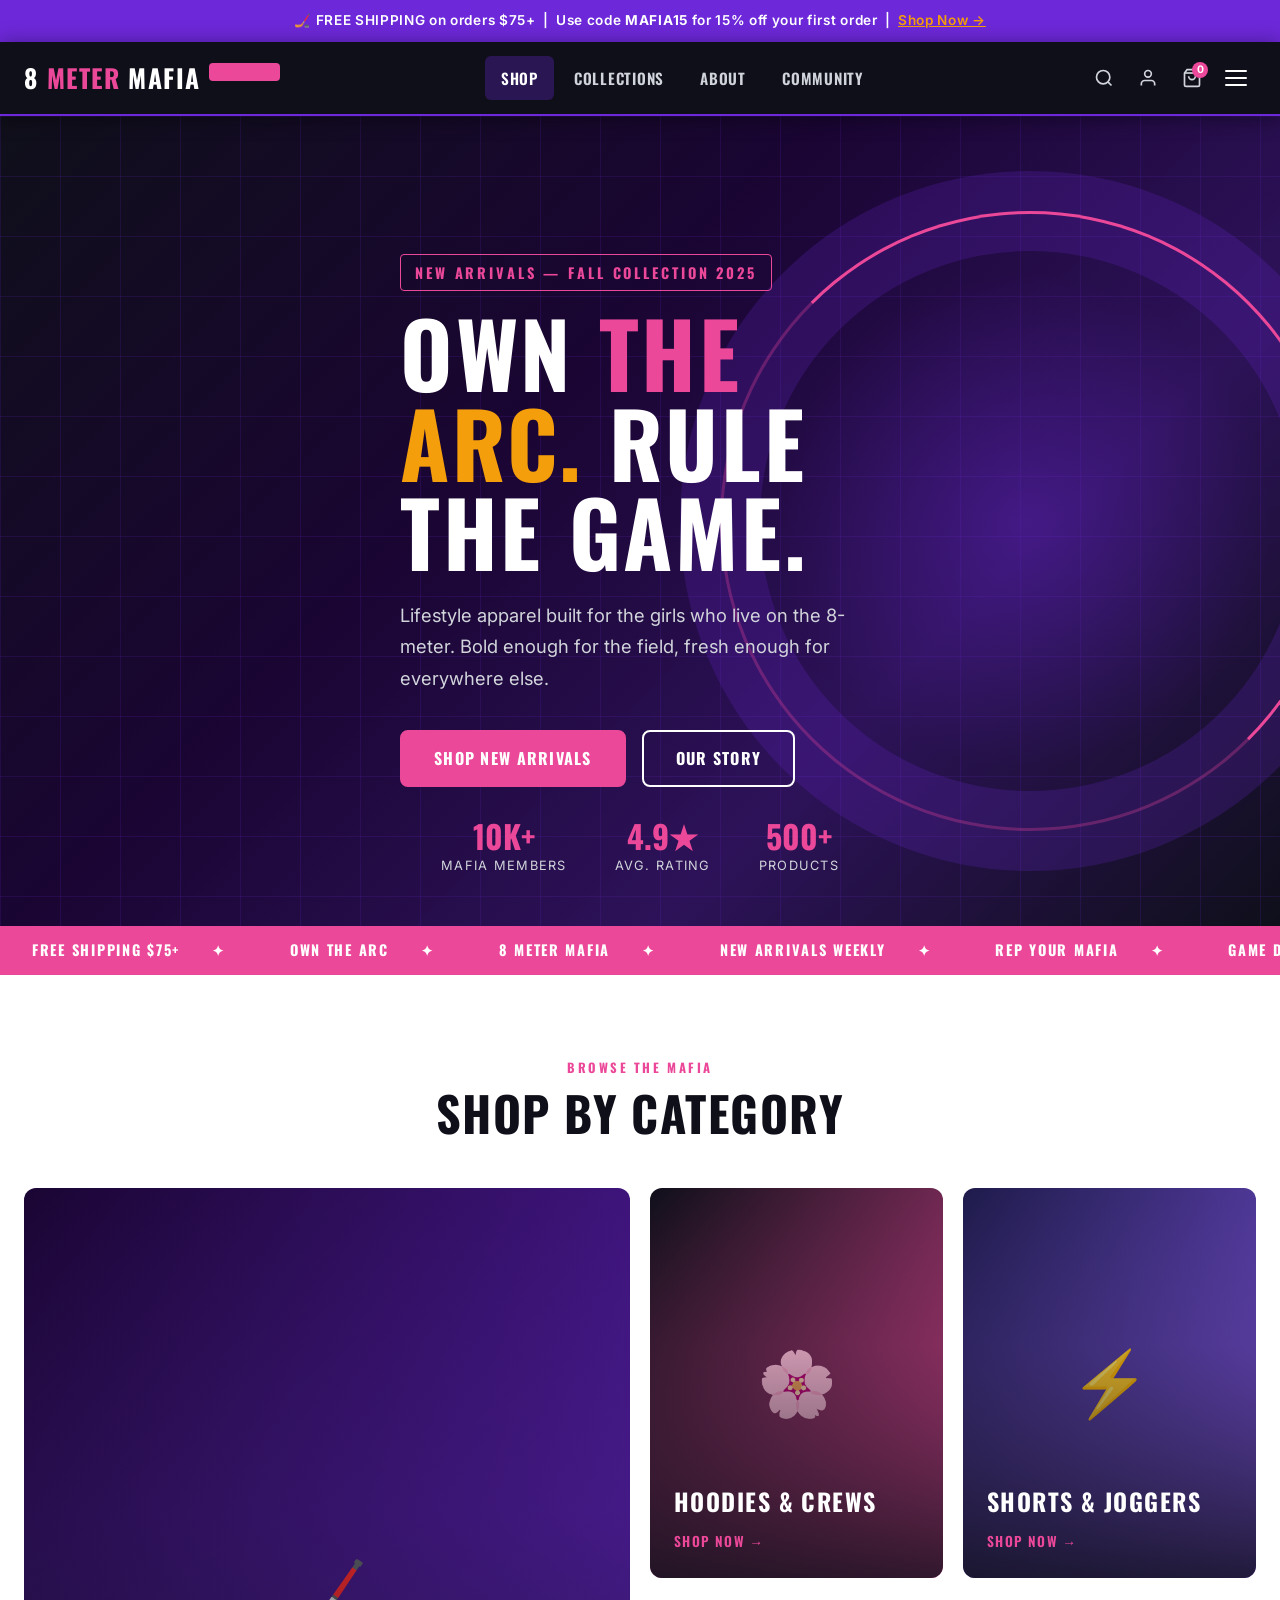
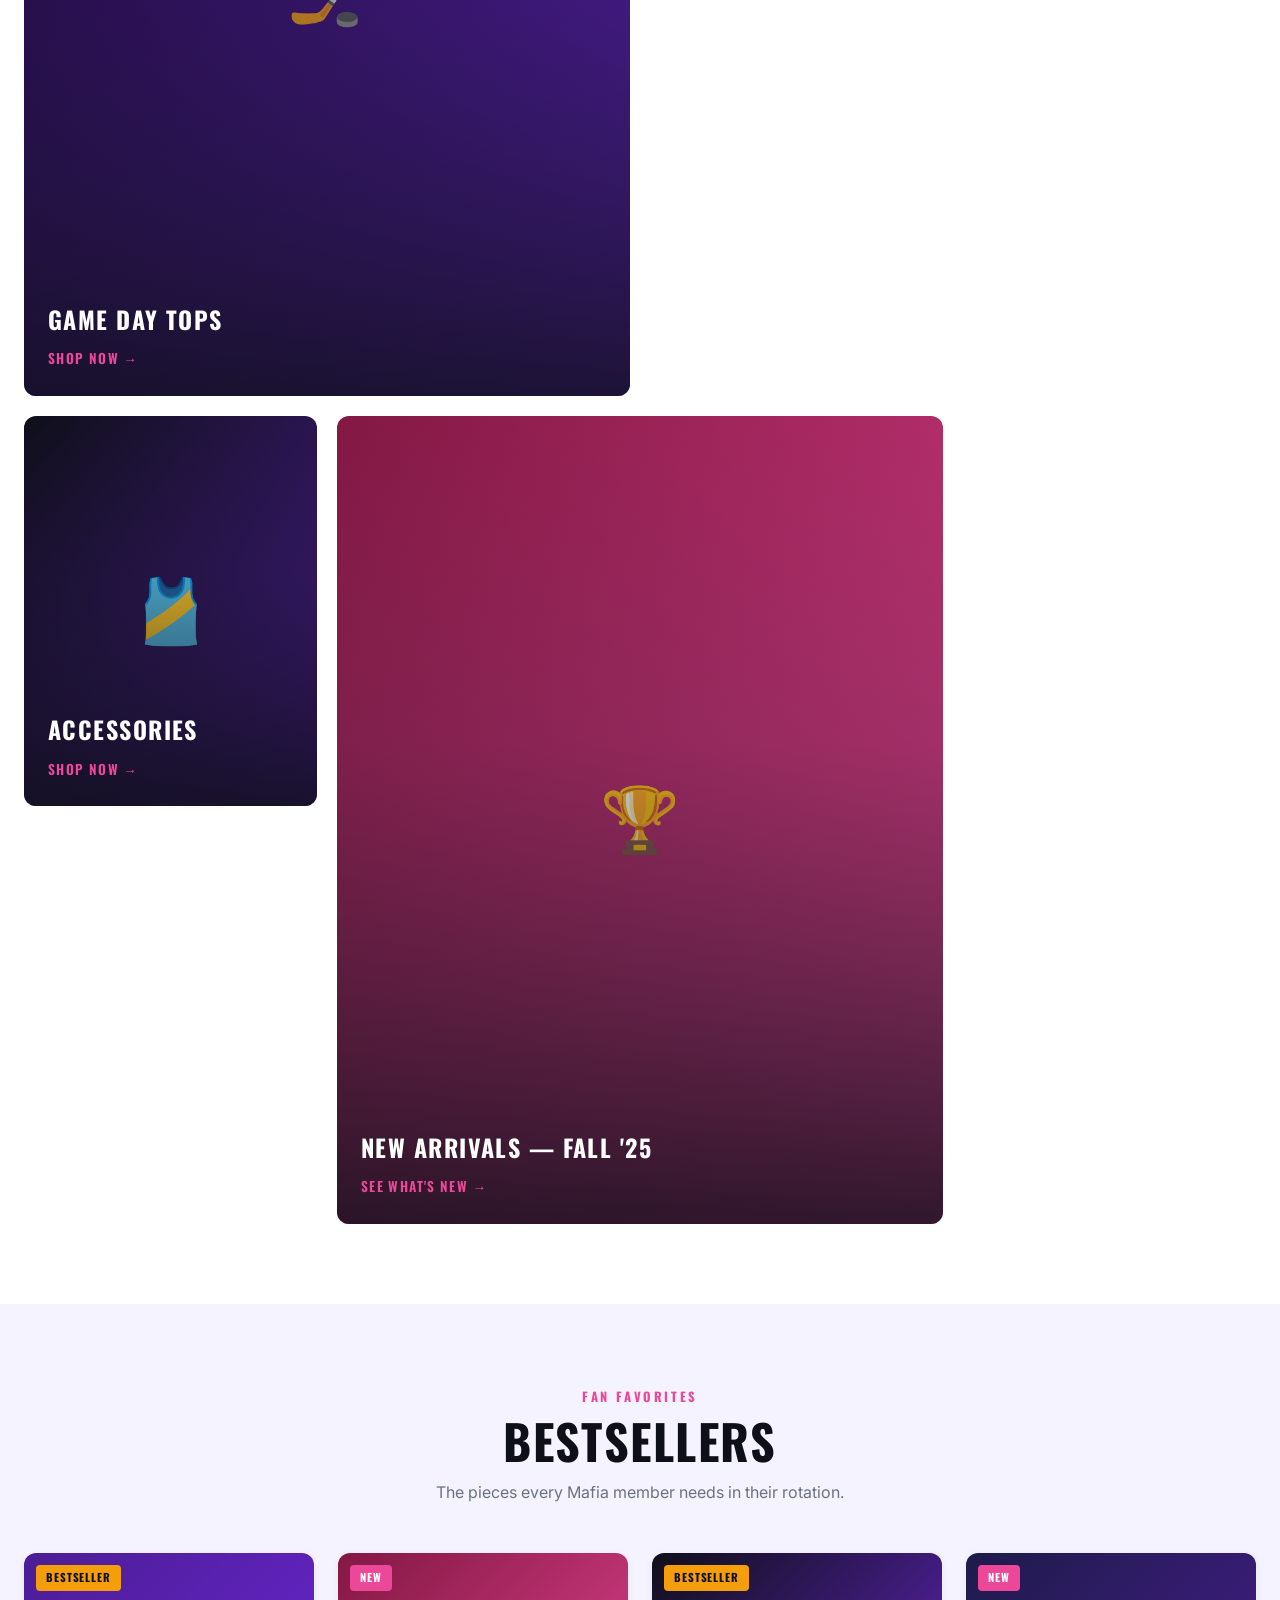
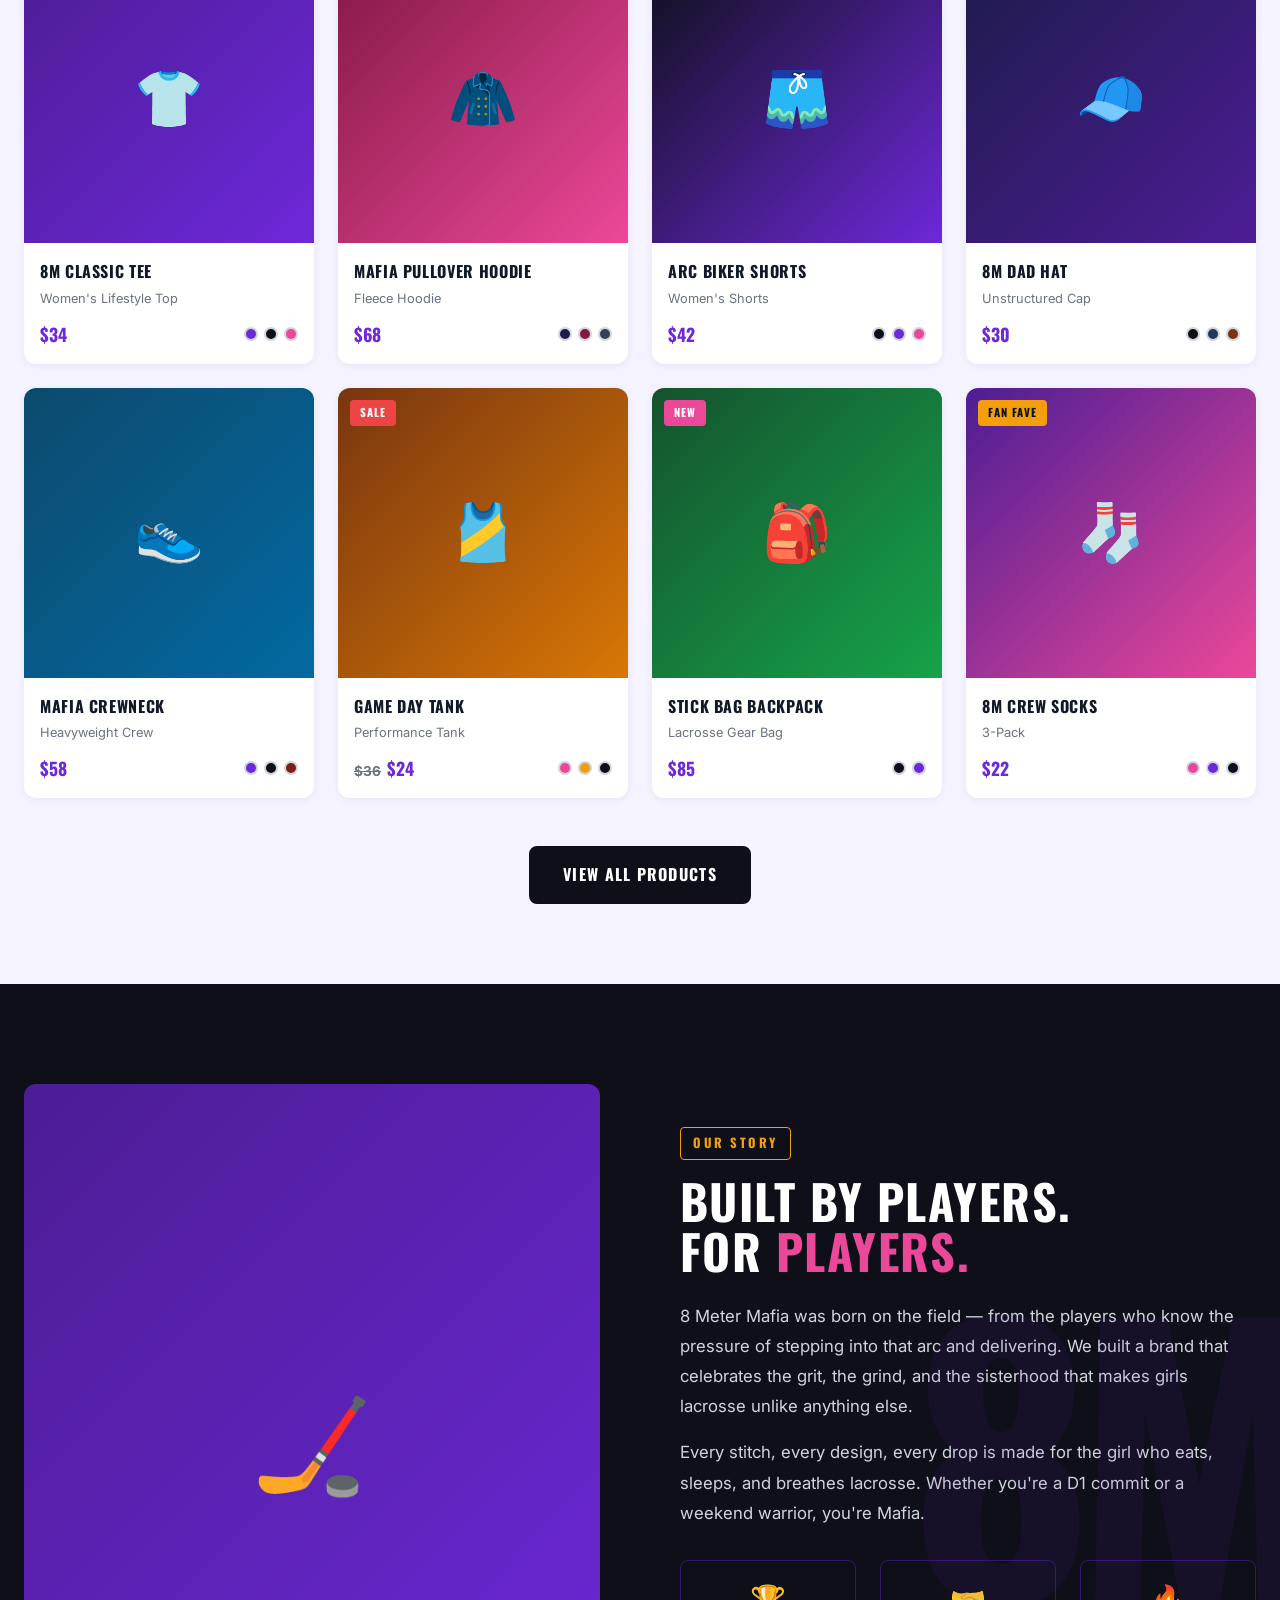
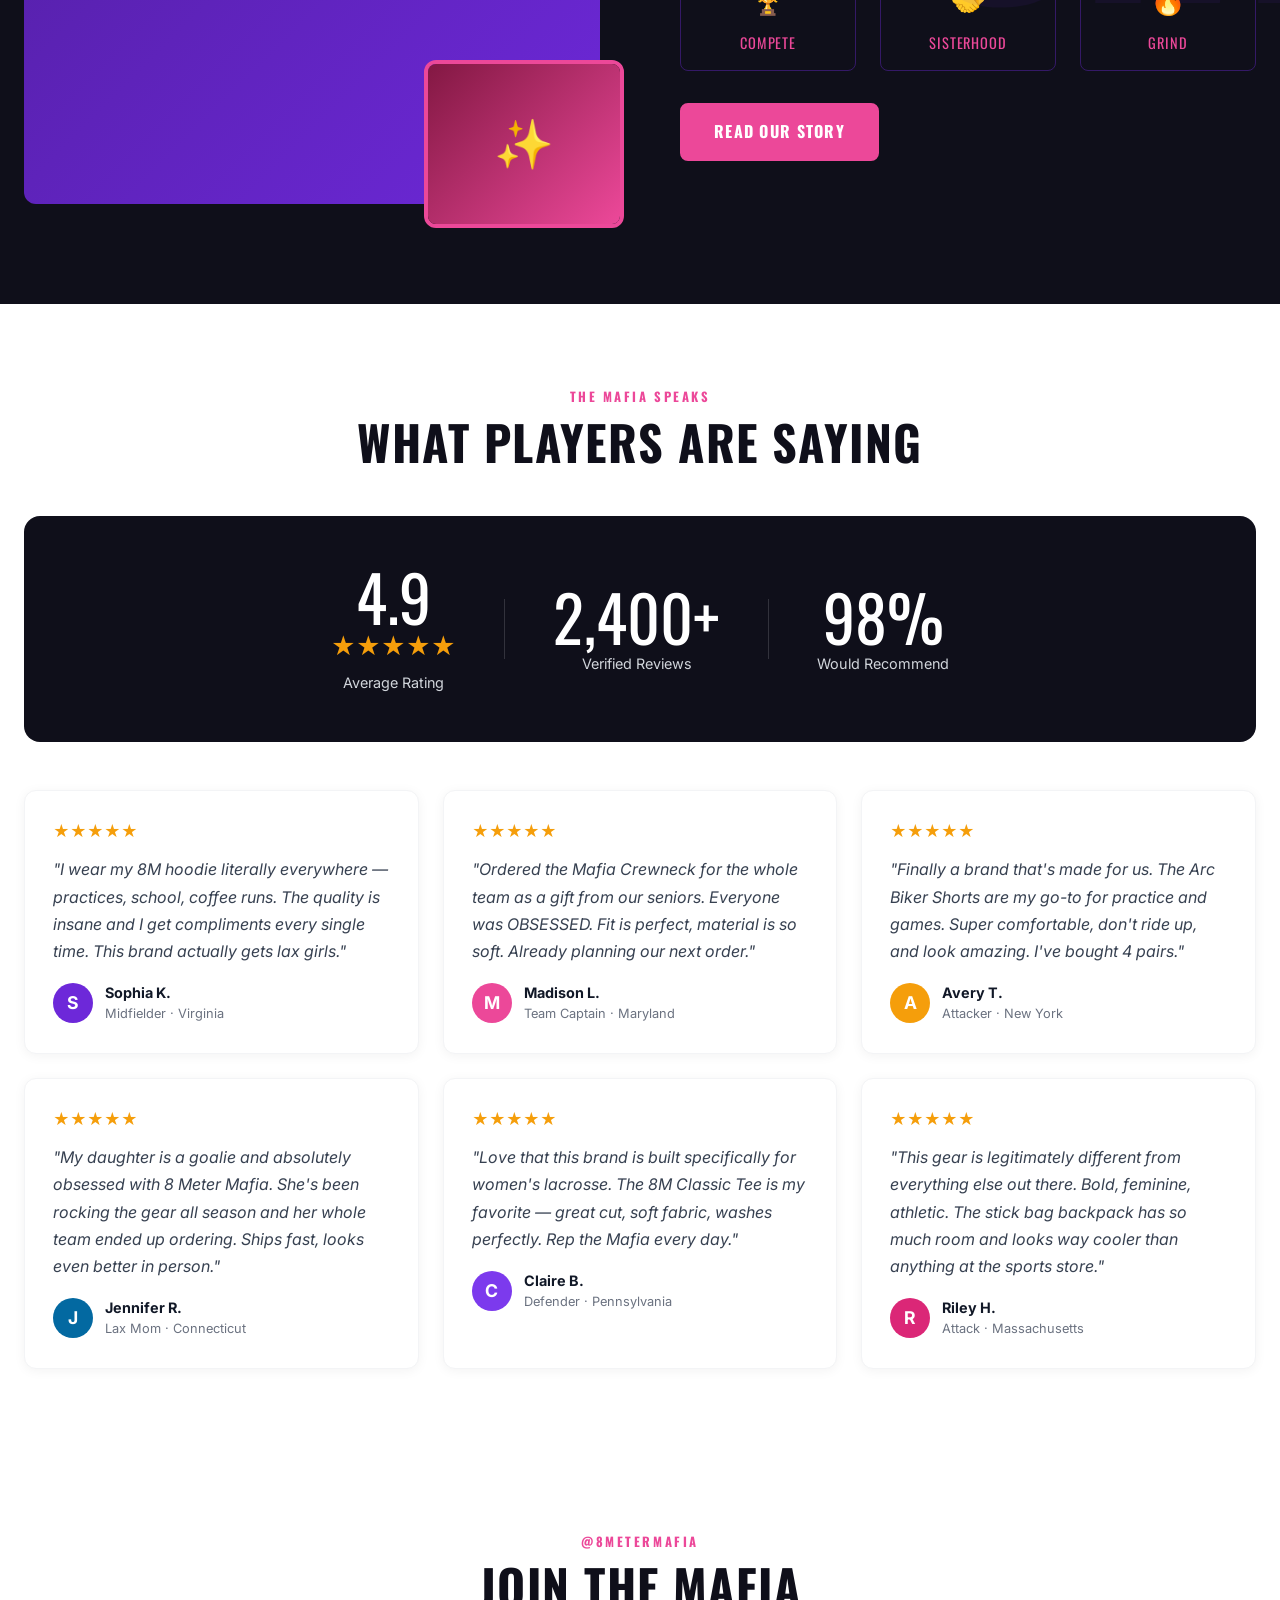
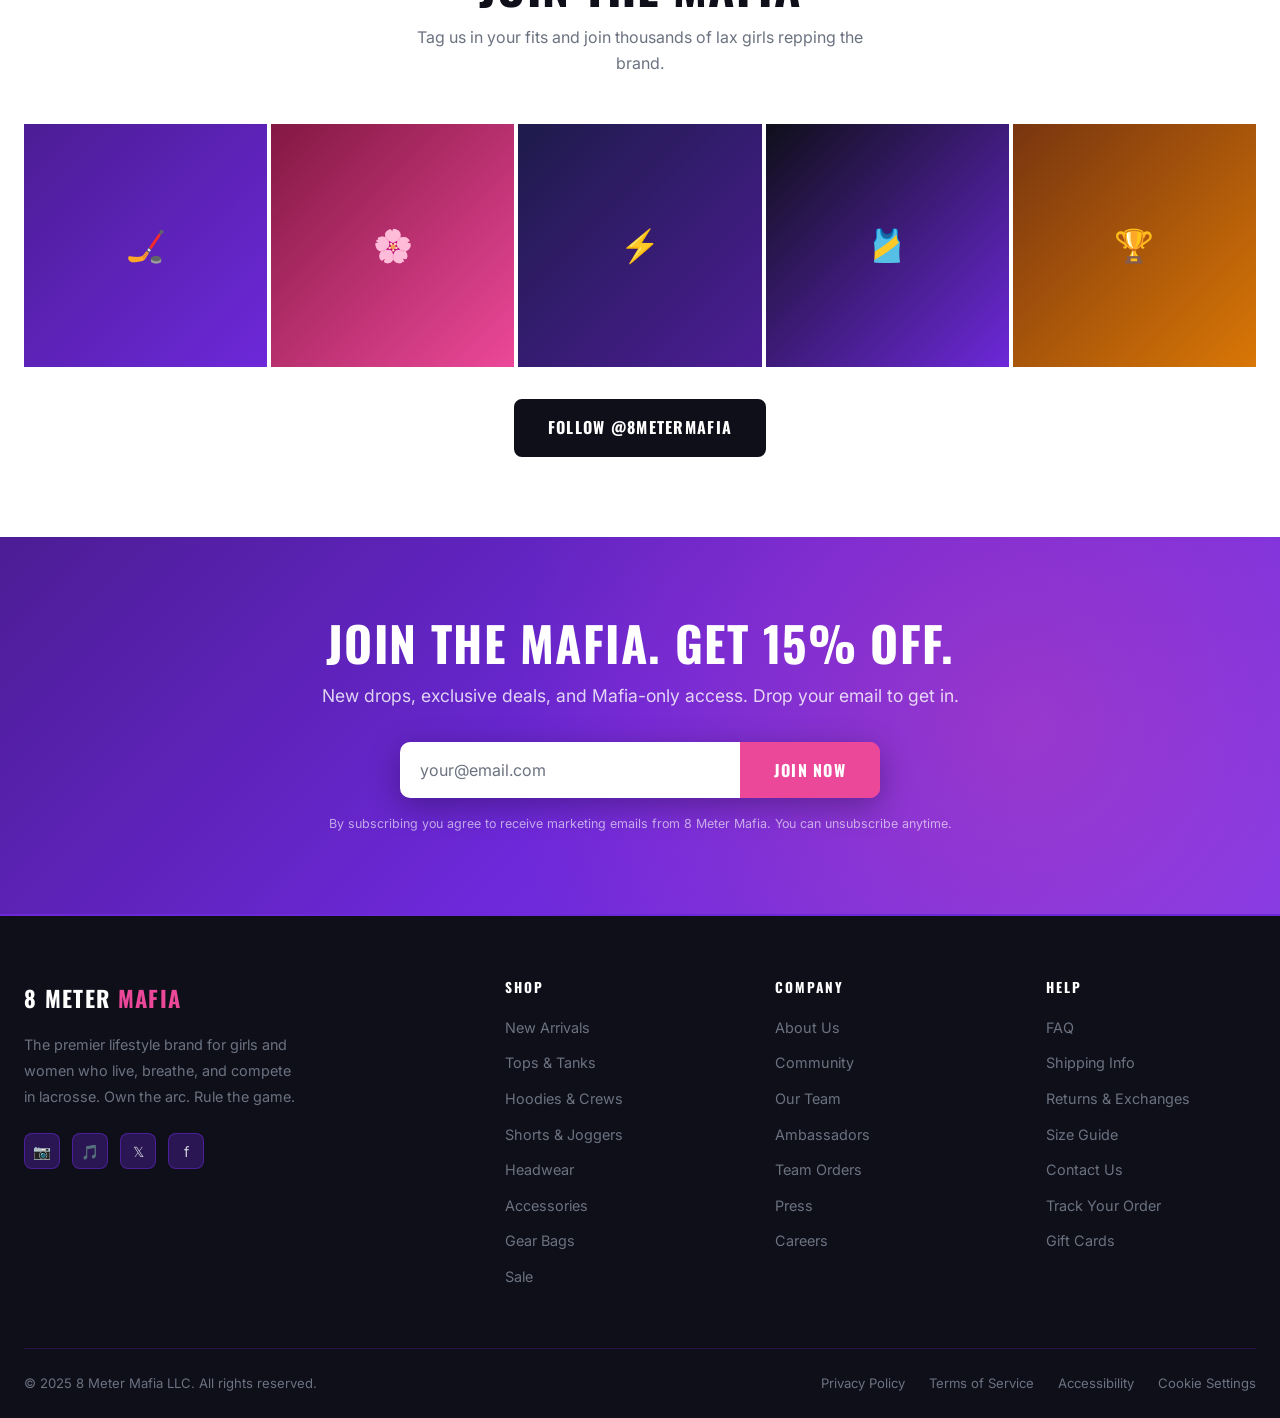
<file: index.html>
<!DOCTYPE html>
<html lang="en">
<head>
  <meta charset="UTF-8" />
  <meta name="viewport" content="width=device-width, initial-scale=1.0" />
  <title>8 Meter Mafia | Girls & Womens Lacrosse Lifestyle Brand</title>
  <meta name="description" content="8 Meter Mafia is the premier lifestyle brand for girls and women who live lacrosse. Own the arc. Represent the Mafia." />
  <link rel="preconnect" href="https://fonts.googleapis.com" />
  <link rel="preconnect" href="https://fonts.gstatic.com" crossorigin />
  <link href="https://fonts.googleapis.com/css2?family=Oswald:wght@400;500;600;700&family=Inter:wght@400;500;600;700&display=swap" rel="stylesheet" />
  <link rel="stylesheet" href="css/style.css" />
</head>
<body>

  <!-- ANNOUNCEMENT BAR -->
  <div class="announcement-bar">
    🏒 FREE SHIPPING on orders $75+ &nbsp;|&nbsp; Use code <strong>MAFIA15</strong> for 15% off your first order &nbsp;|&nbsp; <a href="shop.html">Shop Now →</a>
  </div>

  <!-- HEADER -->
  <header class="site-header">
    <div class="container">
      <nav class="nav-inner">

        <!-- Logo -->
        <div class="nav-logo">
          <a href="index.html">
            8<span> Meter</span> Mafia
            <span class="logo-badge">Women's Lax</span>
          </a>
        </div>

        <!-- Desktop Nav Links -->
        <ul class="nav-links">
          <li>
            <a href="shop.html" class="active">Shop</a>
            <div class="dropdown">
              <a href="shop.html#tops">Tops &amp; Tanks</a>
              <a href="shop.html#bottoms">Shorts &amp; Joggers</a>
              <a href="shop.html#hoodies">Hoodies &amp; Crews</a>
              <a href="shop.html#hats">Headwear</a>
              <a href="shop.html#accessories">Accessories</a>
              <a href="shop.html#gear">Gear Bags</a>
            </div>
          </li>
          <li>
            <a href="shop.html#collections">Collections</a>
            <div class="dropdown">
              <a href="shop.html#new">New Arrivals</a>
              <a href="shop.html#gameday">Game Day</a>
              <a href="shop.html#practice">Practice Ready</a>
              <a href="shop.html#campus">Campus Life</a>
              <a href="shop.html#sale">Sale</a>
            </div>
          </li>
          <li><a href="about.html">About</a></li>
          <li><a href="about.html#community">Community</a></li>
        </ul>

        <!-- Nav Actions -->
        <div class="nav-actions">
          <button aria-label="Search">
            <svg width="20" height="20" fill="none" stroke="currentColor" stroke-width="2" viewBox="0 0 24 24"><circle cx="11" cy="11" r="8"/><path d="m21 21-4.35-4.35"/></svg>
          </button>
          <a href="#" aria-label="Account">
            <svg width="20" height="20" fill="none" stroke="currentColor" stroke-width="2" viewBox="0 0 24 24"><path d="M20 21v-2a4 4 0 0 0-4-4H8a4 4 0 0 0-4 4v2"/><circle cx="12" cy="7" r="4"/></svg>
          </a>
          <button data-cart-open aria-label="Cart">
            <svg width="20" height="20" fill="none" stroke="currentColor" stroke-width="2" viewBox="0 0 24 24"><path d="M6 2 3 6v14a2 2 0 0 0 2 2h14a2 2 0 0 0 2-2V6l-3-4z"/><line x1="3" y1="6" x2="21" y2="6"/><path d="M16 10a4 4 0 0 1-8 0"/></svg>
            <span class="cart-count">0</span>
          </button>
          <button class="hamburger" id="hamburger" aria-label="Menu">
            <span></span><span></span><span></span>
          </button>
        </div>

      </nav>
    </div>
  </header>

  <!-- MOBILE NAV -->
  <div class="mobile-nav" id="mobileNav">
    <div class="mobile-nav-backdrop" id="mobileBackdrop"></div>
    <div class="mobile-nav-drawer">
      <div class="mobile-nav-header">
        <a href="index.html" style="font-family:'Oswald',sans-serif;font-size:1.2rem;color:#fff;letter-spacing:.06em;text-transform:uppercase;">8 Meter Mafia</a>
        <button class="mobile-nav-close" id="mobileClose">✕</button>
      </div>
      <nav class="mobile-nav-links">
        <a href="shop.html">Shop All</a>
        <a href="shop.html#tops">Tops &amp; Tanks</a>
        <a href="shop.html#bottoms">Shorts &amp; Joggers</a>
        <a href="shop.html#hoodies">Hoodies &amp; Crews</a>
        <a href="shop.html#hats">Headwear</a>
        <a href="shop.html#accessories">Accessories</a>
        <a href="shop.html#new">New Arrivals</a>
        <a href="shop.html#sale">Sale</a>
        <a href="about.html">About Us</a>
        <a href="about.html#community">Community</a>
      </nav>
      <div style="margin-top:32px;">
        <a href="shop.html" class="btn btn-primary" style="width:100%;text-align:center;display:block;">Shop Now</a>
      </div>
    </div>
  </div>

  <!-- CART DRAWER -->
  <div class="cart-drawer" id="cartDrawer">
    <div class="cart-backdrop" id="cartBackdrop"></div>
    <div class="cart-panel">
      <div class="cart-header">
        <h3>Your Cart (0)</h3>
        <button class="cart-close" id="cartClose">✕</button>
      </div>
      <div class="cart-body">
        <div class="cart-empty">
          <div class="cart-empty-icon">🥍</div>
          <p>Your cart is empty.<br>Time to gear up!</p>
          <a href="shop.html" class="btn btn-primary">Shop Now</a>
        </div>
      </div>
      <div class="cart-footer">
        <div style="display:flex;justify-content:space-between;font-weight:700;margin-bottom:16px;font-size:1.1rem;">
          <span>Subtotal</span><span>$0.00</span>
        </div>
        <a href="shop.html" class="btn btn-dark">Checkout</a>
      </div>
    </div>
  </div>

  <!-- HERO -->
  <section class="hero">
    <div class="hero-bg"></div>
    <div class="hero-arc"></div>
    <div class="hero-glow"></div>
    <div class="container">
      <div class="hero-content">
        <span class="hero-eyebrow">New Arrivals — Fall Collection 2025</span>
        <h1 class="hero-title">
          Own <span class="accent">The</span><br>
          <span class="gold">Arc.</span> Rule<br>
          The Game.
        </h1>
        <p class="hero-subtitle">Lifestyle apparel built for the girls who live on the 8-meter. Bold enough for the field, fresh enough for everywhere else.</p>
        <div class="hero-actions">
          <a href="shop.html#new" class="btn btn-primary">Shop New Arrivals</a>
          <a href="about.html" class="btn btn-outline">Our Story</a>
        </div>
      </div>
    </div>
    <div class="hero-stats">
      <div class="stat-item"><span class="stat-num">10K+</span><span class="stat-label">Mafia Members</span></div>
      <div class="stat-item"><span class="stat-num">4.9★</span><span class="stat-label">Avg. Rating</span></div>
      <div class="stat-item"><span class="stat-num">500+</span><span class="stat-label">Products</span></div>
    </div>
  </section>

  <!-- TICKER -->
  <div class="ticker" aria-hidden="true">
    <div class="ticker-inner">
      <span class="ticker-item">Free Shipping $75+</span>
      <span class="ticker-item">Own the Arc</span>
      <span class="ticker-item">8 Meter Mafia</span>
      <span class="ticker-item">New Arrivals Weekly</span>
      <span class="ticker-item">Rep Your Mafia</span>
      <span class="ticker-item">Game Day Ready</span>
      <span class="ticker-item">Free Returns</span>
      <span class="ticker-item">Girls Lacrosse Lifestyle</span>
      <!-- Duplicated for seamless scroll -->
      <span class="ticker-item">Free Shipping $75+</span>
      <span class="ticker-item">Own the Arc</span>
      <span class="ticker-item">8 Meter Mafia</span>
      <span class="ticker-item">New Arrivals Weekly</span>
      <span class="ticker-item">Rep Your Mafia</span>
      <span class="ticker-item">Game Day Ready</span>
      <span class="ticker-item">Free Returns</span>
      <span class="ticker-item">Girls Lacrosse Lifestyle</span>
    </div>
  </div>

  <!-- CATEGORIES -->
  <section class="categories" id="shop">
    <div class="container">
      <div class="section-header">
        <span class="section-eyebrow">Browse the Mafia</span>
        <h2 class="section-title">Shop by Category</h2>
      </div>
      <div class="cat-grid">

        <div class="cat-card">
          <div class="cat-ph cat-ph-1" style="aspect-ratio:3/4;">🏒</div>
          <div class="cat-overlay"></div>
          <div class="cat-info">
            <span class="cat-label">Game Day Tops</span>
            <a href="shop.html#tops" class="cat-link">Shop Now →</a>
          </div>
        </div>

        <div class="cat-card">
          <div class="cat-ph cat-ph-2" style="aspect-ratio:3/4;">🌸</div>
          <div class="cat-overlay"></div>
          <div class="cat-info">
            <span class="cat-label">Hoodies &amp; Crews</span>
            <a href="shop.html#hoodies" class="cat-link">Shop Now →</a>
          </div>
        </div>

        <div class="cat-card">
          <div class="cat-ph cat-ph-3" style="aspect-ratio:3/4;">⚡</div>
          <div class="cat-overlay"></div>
          <div class="cat-info">
            <span class="cat-label">Shorts &amp; Joggers</span>
            <a href="shop.html#bottoms" class="cat-link">Shop Now →</a>
          </div>
        </div>

        <div class="cat-card">
          <div class="cat-ph cat-ph-4" style="aspect-ratio:3/4;">🎽</div>
          <div class="cat-overlay"></div>
          <div class="cat-info">
            <span class="cat-label">Accessories</span>
            <a href="shop.html#accessories" class="cat-link">Shop Now →</a>
          </div>
        </div>

        <div class="cat-card" style="grid-column: span 2;">
          <div class="cat-ph cat-ph-5" style="aspect-ratio:2/1;min-height:200px;">🏆</div>
          <div class="cat-overlay"></div>
          <div class="cat-info">
            <span class="cat-label">New Arrivals — Fall '25</span>
            <a href="shop.html#new" class="cat-link">See What's New →</a>
          </div>
        </div>

      </div>
    </div>
  </section>

  <!-- FEATURED PRODUCTS -->
  <section class="featured-products" id="products">
    <div class="container">
      <div class="section-header">
        <span class="section-eyebrow">Fan Favorites</span>
        <h2 class="section-title">Bestsellers</h2>
        <p class="section-sub">The pieces every Mafia member needs in their rotation.</p>
      </div>
      <div class="products-grid">

        <!-- Product 1 -->
        <div class="product-card">
          <div class="product-img-wrap">
            <div class="product-ph" style="background:linear-gradient(135deg,#4c1d95,#6d28d9)">👕</div>
            <span class="badge badge-hot">Bestseller</span>
            <div class="product-quick">Quick Add</div>
          </div>
          <div class="product-info">
            <p class="product-name">8M Classic Tee</p>
            <p class="product-type">Women's Lifestyle Top</p>
            <div class="product-footer">
              <span class="product-price">$34</span>
              <div class="color-dots">
                <div class="dot" style="background:#6d28d9;" title="Purple"></div>
                <div class="dot" style="background:#0f0f1a;" title="Black"></div>
                <div class="dot" style="background:#ec4899;" title="Pink"></div>
              </div>
            </div>
          </div>
        </div>

        <!-- Product 2 -->
        <div class="product-card">
          <div class="product-img-wrap">
            <div class="product-ph" style="background:linear-gradient(135deg,#831843,#ec4899)">🧥</div>
            <span class="badge badge-new">New</span>
            <div class="product-quick">Quick Add</div>
          </div>
          <div class="product-info">
            <p class="product-name">Mafia Pullover Hoodie</p>
            <p class="product-type">Fleece Hoodie</p>
            <div class="product-footer">
              <span class="product-price">$68</span>
              <div class="color-dots">
                <div class="dot" style="background:#1e1b4b;" title="Navy"></div>
                <div class="dot" style="background:#831843;" title="Crimson"></div>
                <div class="dot" style="background:#334155;" title="Slate"></div>
              </div>
            </div>
          </div>
        </div>

        <!-- Product 3 -->
        <div class="product-card">
          <div class="product-img-wrap">
            <div class="product-ph" style="background:linear-gradient(135deg,#0f0f1a,#6d28d9)">🩳</div>
            <span class="badge badge-hot">Bestseller</span>
            <div class="product-quick">Quick Add</div>
          </div>
          <div class="product-info">
            <p class="product-name">Arc Biker Shorts</p>
            <p class="product-type">Women's Shorts</p>
            <div class="product-footer">
              <span class="product-price">$42</span>
              <div class="color-dots">
                <div class="dot" style="background:#0f0f1a;" title="Black"></div>
                <div class="dot" style="background:#6d28d9;" title="Purple"></div>
                <div class="dot" style="background:#ec4899;" title="Pink"></div>
              </div>
            </div>
          </div>
        </div>

        <!-- Product 4 -->
        <div class="product-card">
          <div class="product-img-wrap">
            <div class="product-ph" style="background:linear-gradient(135deg,#1e1b4b,#4c1d95)">🧢</div>
            <span class="badge badge-new">New</span>
            <div class="product-quick">Quick Add</div>
          </div>
          <div class="product-info">
            <p class="product-name">8M Dad Hat</p>
            <p class="product-type">Unstructured Cap</p>
            <div class="product-footer">
              <span class="product-price">$30</span>
              <div class="color-dots">
                <div class="dot" style="background:#0f0f1a;" title="Black"></div>
                <div class="dot" style="background:#1e3a5f;" title="Navy"></div>
                <div class="dot" style="background:#78350f;" title="Brown"></div>
              </div>
            </div>
          </div>
        </div>

        <!-- Product 5 -->
        <div class="product-card">
          <div class="product-img-wrap">
            <div class="product-ph" style="background:linear-gradient(135deg,#0c4a6e,#0369a1)">👟</div>
            <div class="product-quick">Quick Add</div>
          </div>
          <div class="product-info">
            <p class="product-name">Mafia Crewneck</p>
            <p class="product-type">Heavyweight Crew</p>
            <div class="product-footer">
              <span class="product-price">$58</span>
              <div class="color-dots">
                <div class="dot" style="background:#6d28d9;" title="Purple"></div>
                <div class="dot" style="background:#0f0f1a;" title="Black"></div>
                <div class="dot" style="background:#7f1d1d;" title="Red"></div>
              </div>
            </div>
          </div>
        </div>

        <!-- Product 6 -->
        <div class="product-card">
          <div class="product-img-wrap">
            <div class="product-ph" style="background:linear-gradient(135deg,#78350f,#d97706)">🎽</div>
            <span class="badge badge-sale">Sale</span>
            <div class="product-quick">Quick Add</div>
          </div>
          <div class="product-info">
            <p class="product-name">Game Day Tank</p>
            <p class="product-type">Performance Tank</p>
            <div class="product-footer">
              <span class="product-price"><span class="price-old">$36</span>$24</span>
              <div class="color-dots">
                <div class="dot" style="background:#ec4899;" title="Pink"></div>
                <div class="dot" style="background:#f59e0b;" title="Gold"></div>
                <div class="dot" style="background:#0f0f1a;" title="Black"></div>
              </div>
            </div>
          </div>
        </div>

        <!-- Product 7 -->
        <div class="product-card">
          <div class="product-img-wrap">
            <div class="product-ph" style="background:linear-gradient(135deg,#14532d,#16a34a)">🎒</div>
            <span class="badge badge-new">New</span>
            <div class="product-quick">Quick Add</div>
          </div>
          <div class="product-info">
            <p class="product-name">Stick Bag Backpack</p>
            <p class="product-type">Lacrosse Gear Bag</p>
            <div class="product-footer">
              <span class="product-price">$85</span>
              <div class="color-dots">
                <div class="dot" style="background:#0f0f1a;" title="Black"></div>
                <div class="dot" style="background:#6d28d9;" title="Purple"></div>
              </div>
            </div>
          </div>
        </div>

        <!-- Product 8 -->
        <div class="product-card">
          <div class="product-img-wrap">
            <div class="product-ph" style="background:linear-gradient(135deg,#4c1d95,#ec4899)">🧦</div>
            <span class="badge badge-hot">Fan Fave</span>
            <div class="product-quick">Quick Add</div>
          </div>
          <div class="product-info">
            <p class="product-name">8M Crew Socks</p>
            <p class="product-type">3-Pack</p>
            <div class="product-footer">
              <span class="product-price">$22</span>
              <div class="color-dots">
                <div class="dot" style="background:#ec4899;" title="Pink"></div>
                <div class="dot" style="background:#6d28d9;" title="Purple"></div>
                <div class="dot" style="background:#0f0f1a;" title="Black"></div>
              </div>
            </div>
          </div>
        </div>

      </div>
      <div class="section-cta">
        <a href="shop.html" class="btn btn-dark">View All Products</a>
      </div>
    </div>
  </section>

  <!-- BRAND STORY -->
  <section class="brand-story" id="about">
    <div class="container">
      <div class="story-grid">
        <div class="story-visual">
          <div class="story-img-main">
            <div class="story-ph-main">🏒</div>
          </div>
          <div class="story-img-accent">
            <div class="story-ph-accent">✨</div>
          </div>
        </div>
        <div class="story-content">
          <span class="story-eyebrow">Our Story</span>
          <h2 class="story-title">
            Built by Players.<br>
            For <span class="accent">Players.</span>
          </h2>
          <p class="story-text">8 Meter Mafia was born on the field — from the players who know the pressure of stepping into that arc and delivering. We built a brand that celebrates the grit, the grind, and the sisterhood that makes girls lacrosse unlike anything else.</p>
          <p class="story-text">Every stitch, every design, every drop is made for the girl who eats, sleeps, and breathes lacrosse. Whether you're a D1 commit or a weekend warrior, you're Mafia.</p>
          <div class="story-pillars">
            <div class="pillar">
              <div class="pillar-icon">🏆</div>
              <div class="pillar-label">Compete</div>
            </div>
            <div class="pillar">
              <div class="pillar-icon">🤝</div>
              <div class="pillar-label">Sisterhood</div>
            </div>
            <div class="pillar">
              <div class="pillar-icon">🔥</div>
              <div class="pillar-label">Grind</div>
            </div>
          </div>
          <a href="about.html" class="btn btn-primary">Read Our Story</a>
        </div>
      </div>
    </div>
  </section>

  <!-- REVIEWS -->
  <section class="reviews" id="reviews">
    <div class="container">
      <div class="section-header">
        <span class="section-eyebrow">The Mafia Speaks</span>
        <h2 class="section-title">What Players Are Saying</h2>
      </div>

      <div class="reviews-aggregate">
        <div style="text-align:center;">
          <div class="agg-num">4.9</div>
          <div class="agg-stars">★★★★★</div>
          <div class="agg-label">Average Rating</div>
        </div>
        <div class="agg-divider"></div>
        <div style="text-align:center;">
          <div class="agg-num">2,400+</div>
          <div class="agg-label">Verified Reviews</div>
        </div>
        <div class="agg-divider"></div>
        <div style="text-align:center;">
          <div class="agg-num">98%</div>
          <div class="agg-label">Would Recommend</div>
        </div>
      </div>

      <div class="reviews-grid">

        <div class="review-card">
          <div class="stars">★★★★★</div>
          <p class="review-text">"I wear my 8M hoodie literally everywhere — practices, school, coffee runs. The quality is insane and I get compliments every single time. This brand actually gets lax girls."</p>
          <div class="reviewer">
            <div class="reviewer-avatar" style="background:#6d28d9;">S</div>
            <div>
              <div class="reviewer-name">Sophia K.</div>
              <div class="reviewer-location">Midfielder · Virginia</div>
            </div>
          </div>
        </div>

        <div class="review-card">
          <div class="stars">★★★★★</div>
          <p class="review-text">"Ordered the Mafia Crewneck for the whole team as a gift from our seniors. Everyone was OBSESSED. Fit is perfect, material is so soft. Already planning our next order."</p>
          <div class="reviewer">
            <div class="reviewer-avatar" style="background:#ec4899;">M</div>
            <div>
              <div class="reviewer-name">Madison L.</div>
              <div class="reviewer-location">Team Captain · Maryland</div>
            </div>
          </div>
        </div>

        <div class="review-card">
          <div class="stars">★★★★★</div>
          <p class="review-text">"Finally a brand that's made for us. The Arc Biker Shorts are my go-to for practice and games. Super comfortable, don't ride up, and look amazing. I've bought 4 pairs."</p>
          <div class="reviewer">
            <div class="reviewer-avatar" style="background:#f59e0b;">A</div>
            <div>
              <div class="reviewer-name">Avery T.</div>
              <div class="reviewer-location">Attacker · New York</div>
            </div>
          </div>
        </div>

        <div class="review-card">
          <div class="stars">★★★★★</div>
          <p class="review-text">"My daughter is a goalie and absolutely obsessed with 8 Meter Mafia. She's been rocking the gear all season and her whole team ended up ordering. Ships fast, looks even better in person."</p>
          <div class="reviewer">
            <div class="reviewer-avatar" style="background:#0369a1;">J</div>
            <div>
              <div class="reviewer-name">Jennifer R.</div>
              <div class="reviewer-location">Lax Mom · Connecticut</div>
            </div>
          </div>
        </div>

        <div class="review-card">
          <div class="stars">★★★★★</div>
          <p class="review-text">"Love that this brand is built specifically for women's lacrosse. The 8M Classic Tee is my favorite — great cut, soft fabric, washes perfectly. Rep the Mafia every day."</p>
          <div class="reviewer">
            <div class="reviewer-avatar" style="background:#7c3aed;">C</div>
            <div>
              <div class="reviewer-name">Claire B.</div>
              <div class="reviewer-location">Defender · Pennsylvania</div>
            </div>
          </div>
        </div>

        <div class="review-card">
          <div class="stars">★★★★★</div>
          <p class="review-text">"This gear is legitimately different from everything else out there. Bold, feminine, athletic. The stick bag backpack has so much room and looks way cooler than anything at the sports store."</p>
          <div class="reviewer">
            <div class="reviewer-avatar" style="background:#db2777;">R</div>
            <div>
              <div class="reviewer-name">Riley H.</div>
              <div class="reviewer-location">Attack · Massachusetts</div>
            </div>
          </div>
        </div>

      </div>
    </div>
  </section>

  <!-- SOCIAL GRID -->
  <section class="social-section">
    <div class="container">
      <div class="section-header">
        <span class="section-eyebrow">@8MeterMafia</span>
        <h2 class="section-title">Join the Mafia</h2>
        <p class="section-sub">Tag us in your fits and join thousands of lax girls repping the brand.</p>
      </div>
      <div class="social-grid">
        <div class="social-tile"><div class="social-tile-ph" style="background:linear-gradient(135deg,#4c1d95,#6d28d9)">🏒</div><div class="social-overlay">📷</div></div>
        <div class="social-tile"><div class="social-tile-ph" style="background:linear-gradient(135deg,#831843,#ec4899)">🌸</div><div class="social-overlay">📷</div></div>
        <div class="social-tile"><div class="social-tile-ph" style="background:linear-gradient(135deg,#1e1b4b,#4c1d95)">⚡</div><div class="social-overlay">📷</div></div>
        <div class="social-tile"><div class="social-tile-ph" style="background:linear-gradient(135deg,#0f0f1a,#6d28d9)">🎽</div><div class="social-overlay">📷</div></div>
        <div class="social-tile"><div class="social-tile-ph" style="background:linear-gradient(135deg,#78350f,#d97706)">🏆</div><div class="social-overlay">📷</div></div>
      </div>
      <div style="text-align:center;margin-top:32px;">
        <a href="https://instagram.com/8metermafia" target="_blank" rel="noopener" class="btn btn-dark">Follow @8MeterMafia</a>
      </div>
    </div>
  </section>

  <!-- EMAIL SIGNUP -->
  <section class="email-signup">
    <div class="container">
      <div class="signup-content">
        <h2 class="signup-title">Join the Mafia. Get 15% Off.</h2>
        <p class="signup-sub">New drops, exclusive deals, and Mafia-only access. Drop your email to get in.</p>
        <form class="signup-form" id="signupForm">
          <input type="email" placeholder="your@email.com" required />
          <button type="submit" class="btn btn-primary">Join Now</button>
        </form>
        <p class="signup-fine">By subscribing you agree to receive marketing emails from 8 Meter Mafia. You can unsubscribe anytime.</p>
      </div>
    </div>
  </section>

  <!-- FOOTER -->
  <footer class="site-footer">
    <div class="container">
      <div class="footer-top">

        <!-- Brand -->
        <div class="footer-brand">
          <a href="index.html" style="font-family:'Oswald',sans-serif;font-size:1.4rem;font-weight:700;color:#fff;letter-spacing:.06em;text-transform:uppercase;">
            8 Meter <span style="color:#ec4899;">Mafia</span>
          </a>
          <p>The premier lifestyle brand for girls and women who live, breathe, and compete in lacrosse. Own the arc. Rule the game.</p>
          <div class="footer-social">
            <a href="https://instagram.com/8metermafia" target="_blank" rel="noopener" class="social-btn" title="Instagram">📷</a>
            <a href="https://tiktok.com/@8metermafia" target="_blank" rel="noopener" class="social-btn" title="TikTok">🎵</a>
            <a href="https://twitter.com/8metermafia" target="_blank" rel="noopener" class="social-btn" title="X / Twitter">𝕏</a>
            <a href="#" class="social-btn" title="Facebook">f</a>
          </div>
        </div>

        <!-- Shop -->
        <div class="footer-col">
          <h4>Shop</h4>
          <ul>
            <li><a href="shop.html#new">New Arrivals</a></li>
            <li><a href="shop.html#tops">Tops &amp; Tanks</a></li>
            <li><a href="shop.html#hoodies">Hoodies &amp; Crews</a></li>
            <li><a href="shop.html#bottoms">Shorts &amp; Joggers</a></li>
            <li><a href="shop.html#hats">Headwear</a></li>
            <li><a href="shop.html#accessories">Accessories</a></li>
            <li><a href="shop.html#gear">Gear Bags</a></li>
            <li><a href="shop.html#sale">Sale</a></li>
          </ul>
        </div>

        <!-- Company -->
        <div class="footer-col">
          <h4>Company</h4>
          <ul>
            <li><a href="about.html">About Us</a></li>
            <li><a href="about.html#community">Community</a></li>
            <li><a href="about.html#team">Our Team</a></li>
            <li><a href="#">Ambassadors</a></li>
            <li><a href="#">Team Orders</a></li>
            <li><a href="#">Press</a></li>
            <li><a href="#">Careers</a></li>
          </ul>
        </div>

        <!-- Help -->
        <div class="footer-col">
          <h4>Help</h4>
          <ul>
            <li><a href="#">FAQ</a></li>
            <li><a href="#">Shipping Info</a></li>
            <li><a href="#">Returns &amp; Exchanges</a></li>
            <li><a href="#">Size Guide</a></li>
            <li><a href="#">Contact Us</a></li>
            <li><a href="#">Track Your Order</a></li>
            <li><a href="#">Gift Cards</a></li>
          </ul>
        </div>

      </div>
      <div class="footer-bottom">
        <span>© 2025 8 Meter Mafia LLC. All rights reserved.</span>
        <div>
          <a href="#">Privacy Policy</a>
          <a href="#">Terms of Service</a>
          <a href="#">Accessibility</a>
          <a href="#">Cookie Settings</a>
        </div>
      </div>
    </div>
  </footer>

  <script src="js/main.js"></script>
</body>
</html>
</file>
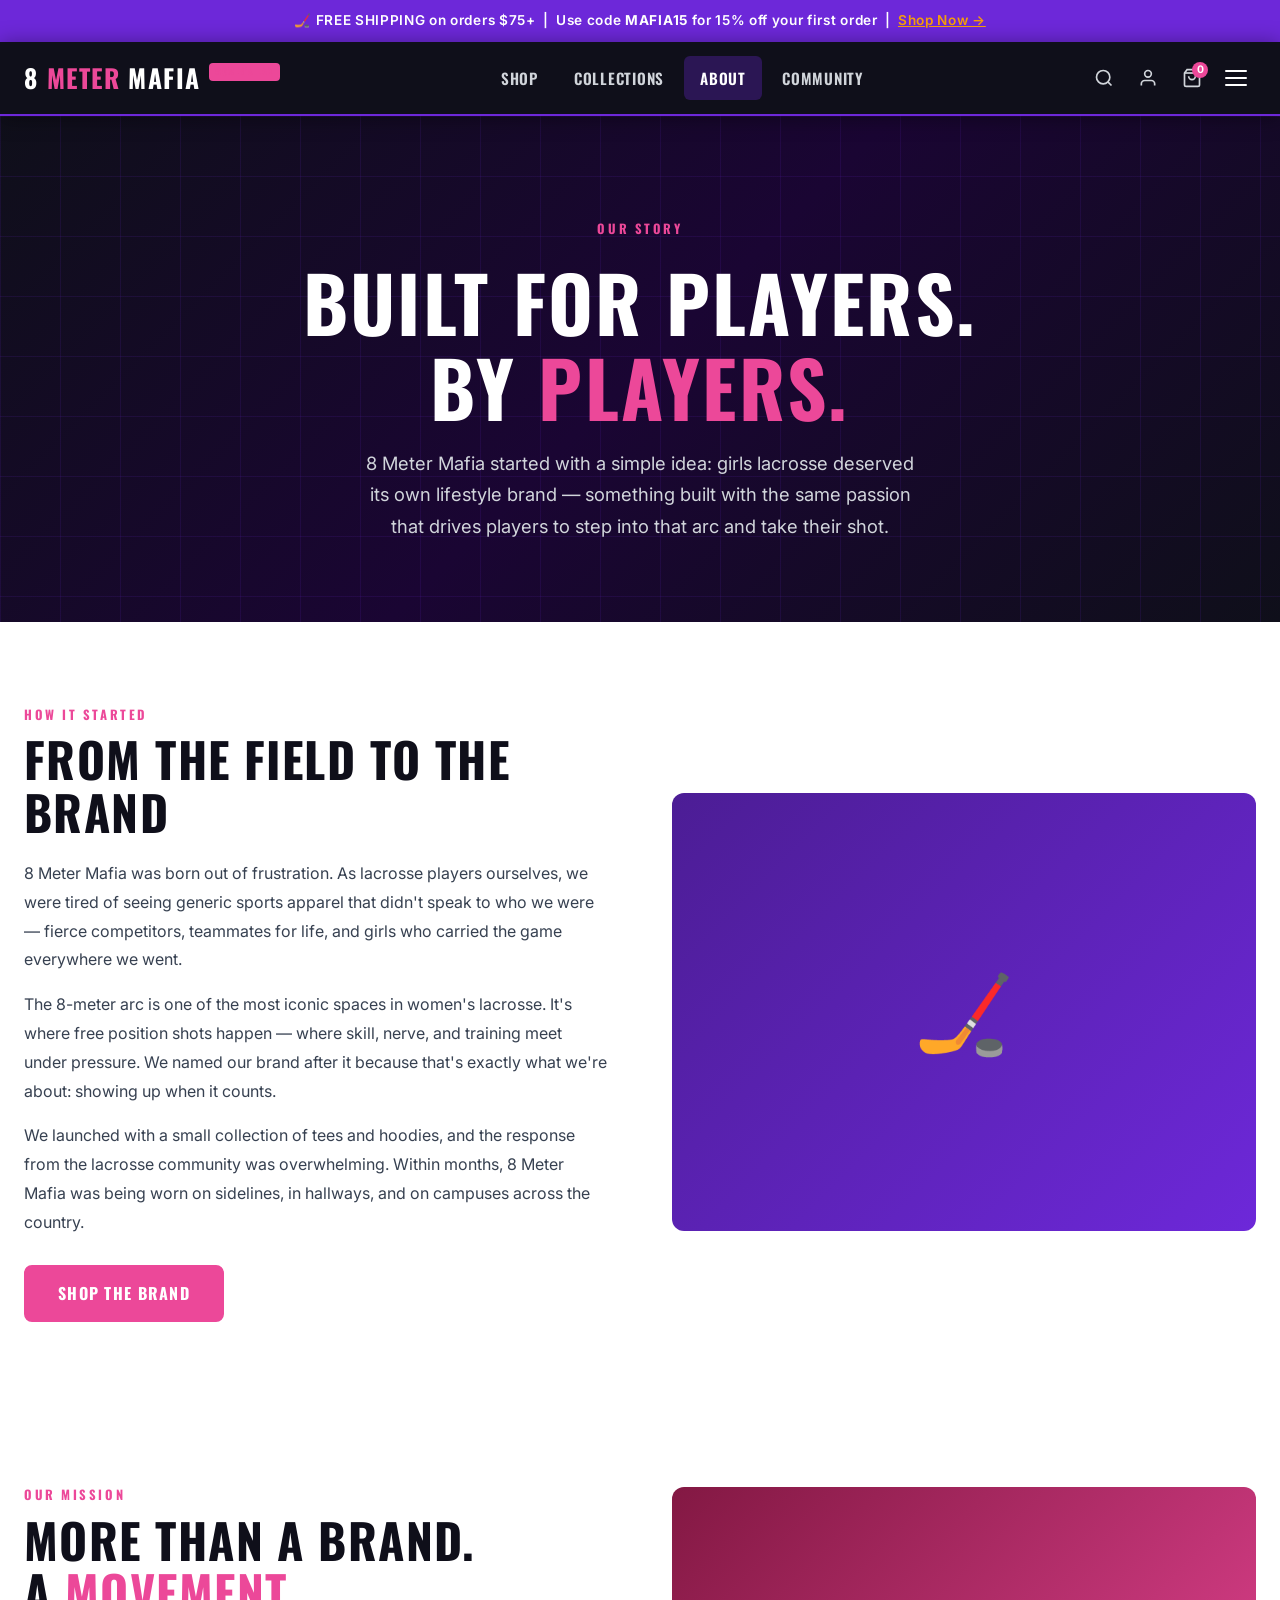
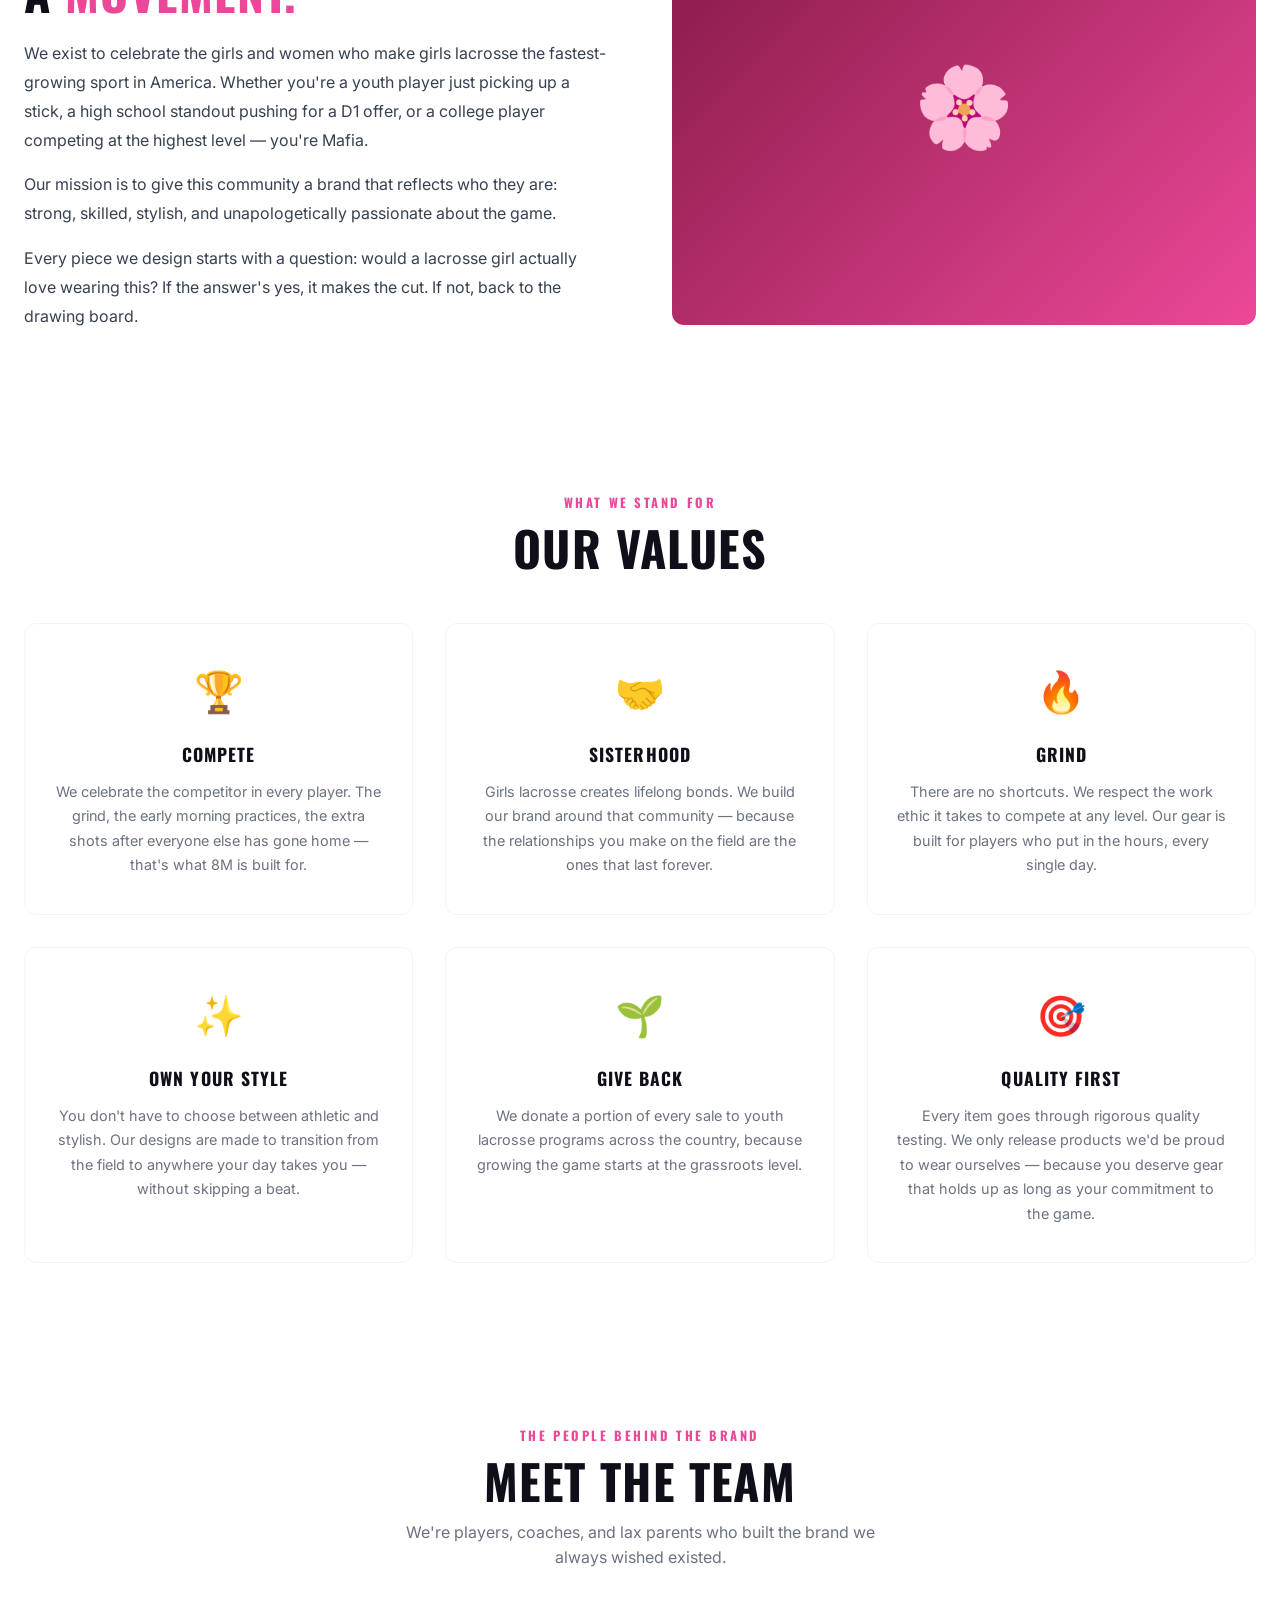
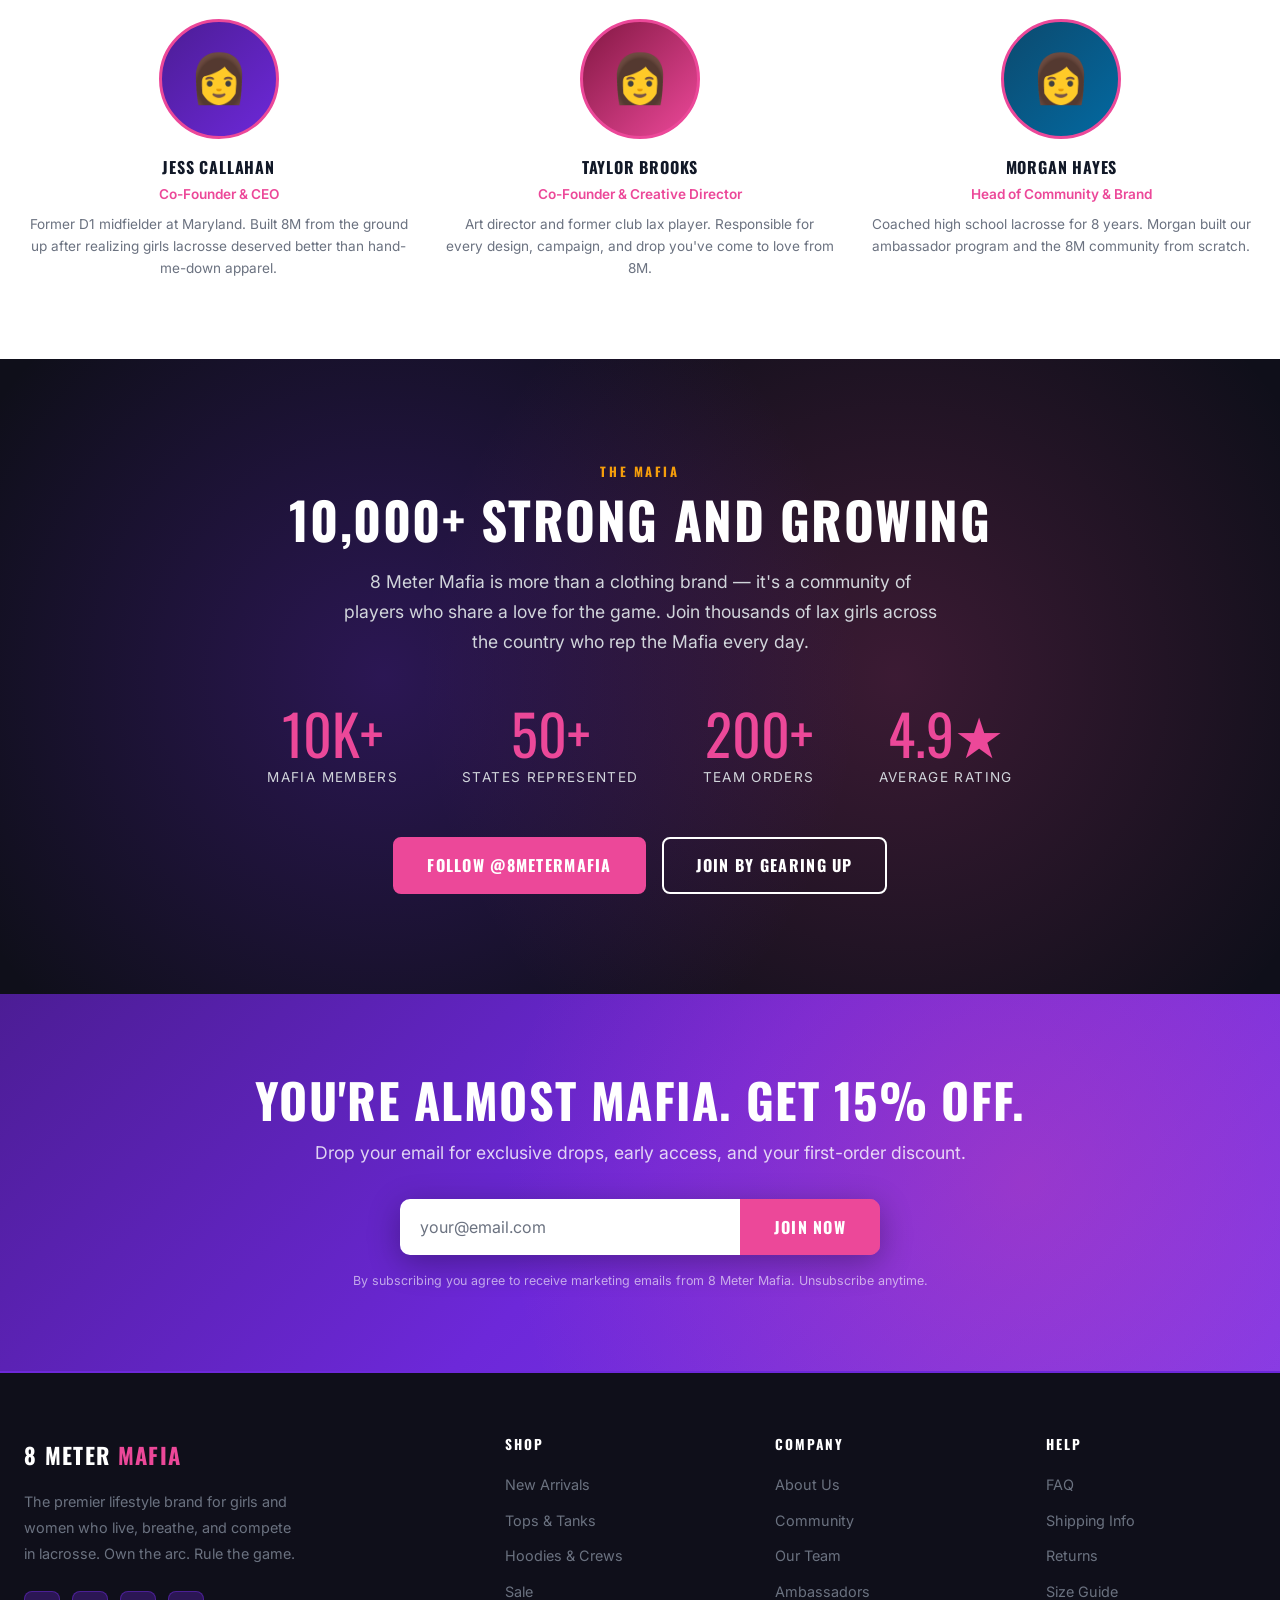
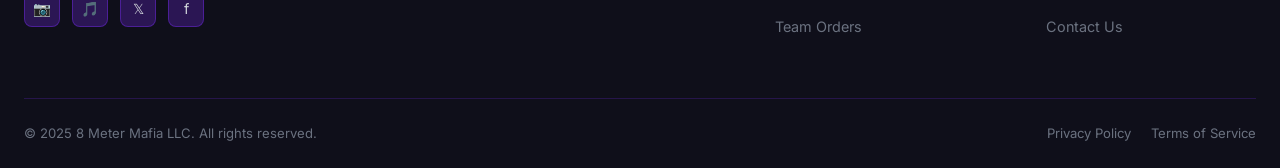
<file: about.html>
<!DOCTYPE html>
<html lang="en">
<head>
  <meta charset="UTF-8" />
  <meta name="viewport" content="width=device-width, initial-scale=1.0" />
  <title>About | 8 Meter Mafia — Our Story</title>
  <meta name="description" content="Learn the story behind 8 Meter Mafia — a girls and women's lacrosse lifestyle brand built by players, for players." />
  <link rel="preconnect" href="https://fonts.googleapis.com" />
  <link rel="preconnect" href="https://fonts.gstatic.com" crossorigin />
  <link href="https://fonts.googleapis.com/css2?family=Oswald:wght@400;500;600;700&family=Inter:wght@400;500;600;700&display=swap" rel="stylesheet" />
  <link rel="stylesheet" href="css/style.css" />
  <style>
    .about-hero {
      background: linear-gradient(135deg, #0f0f1a 0%, #1a0533 50%, #0f0f1a 100%);
      padding: 100px 0 80px;
      text-align: center;
      position: relative;
      overflow: hidden;
    }
    .about-hero::before {
      content: '';
      position: absolute;
      inset: 0;
      background-image: linear-gradient(rgba(109,40,217,.12) 1px, transparent 1px),linear-gradient(90deg, rgba(109,40,217,.12) 1px, transparent 1px);
      background-size: 60px 60px;
    }
    .about-hero-content { position: relative; z-index: 1; }
    .about-hero h1 { color: var(--white); font-size: clamp(2.5rem,6vw,5rem); margin-bottom: 20px; }
    .about-hero p { color: var(--gray-300); font-size: 1.15rem; max-width: 560px; margin: 0 auto; line-height: 1.7; }

    .about-section { padding: 80px 0; }
    .about-section:nth-child(even) { background: var(--off-white); }

    .two-col { display: grid; grid-template-columns: 1fr 1fr; gap: 64px; align-items: center; }
    .two-col.reverse { direction: rtl; }
    .two-col.reverse > * { direction: ltr; }

    .about-ph {
      border-radius: 12px;
      aspect-ratio: 4/3;
      display: flex;
      align-items: center;
      justify-content: center;
      font-size: 5rem;
    }

    .values-grid { display: grid; grid-template-columns: repeat(3, 1fr); gap: 32px; }
    .value-card {
      padding: 36px 28px;
      border-radius: 12px;
      border: 1px solid var(--gray-100);
      text-align: center;
      transition: all .25s;
    }
    .value-card:hover { box-shadow: 0 8px 32px rgba(109,40,217,.12); border-color: var(--purple); }
    .value-icon { font-size: 2.5rem; margin-bottom: 16px; }
    .value-title { font-family: var(--font-head); font-size: 1.1rem; font-weight: 700; letter-spacing: .06em; text-transform: uppercase; color: var(--navy); margin-bottom: 12px; }
    .value-text { font-size: .9rem; color: var(--gray-500); line-height: 1.7; }

    .team-grid { display: grid; grid-template-columns: repeat(3, 1fr); gap: 32px; }
    .team-card {
      text-align: center;
    }
    .team-avatar {
      width: 120px;
      height: 120px;
      border-radius: 50%;
      margin: 0 auto 16px;
      display: flex;
      align-items: center;
      justify-content: center;
      font-size: 3rem;
      border: 3px solid var(--pink);
    }
    .team-name { font-family: var(--font-head); font-size: 1rem; font-weight: 700; letter-spacing: .05em; text-transform: uppercase; color: var(--dark); }
    .team-role { font-size: .85rem; color: var(--pink); font-weight: 600; margin-top: 4px; }
    .team-bio { font-size: .85rem; color: var(--gray-500); margin-top: 8px; line-height: 1.6; }

    .community-section {
      background: var(--navy);
      padding: 100px 0;
      text-align: center;
      position: relative;
      overflow: hidden;
    }
    .community-section::before {
      content: '';
      position: absolute;
      inset: 0;
      background: radial-gradient(circle at 30% 50%, rgba(109,40,217,.3), transparent 50%),
                  radial-gradient(circle at 70% 50%, rgba(236,72,153,.2), transparent 50%);
    }
    .community-content { position: relative; z-index: 1; }
    .community-content h2 { color: white; font-size: clamp(2rem,4vw,3.5rem); margin-bottom: 20px; }
    .community-content p { color: var(--gray-300); font-size: 1.1rem; max-width: 600px; margin: 0 auto 40px; line-height: 1.7; }

    .stat-row { display: flex; justify-content: center; gap: 64px; flex-wrap: wrap; margin: 48px 0; }
    .big-stat { text-align: center; }
    .big-num { font-family: var(--font-head); font-size: 3.5rem; color: var(--pink); line-height: 1; }
    .big-label { font-size: .85rem; color: var(--gray-300); letter-spacing: .1em; text-transform: uppercase; margin-top: 6px; }

    @media (max-width: 768px) {
      .two-col { grid-template-columns: 1fr; }
      .two-col.reverse { direction: ltr; }
      .values-grid { grid-template-columns: 1fr; }
      .team-grid { grid-template-columns: 1fr 1fr; }
      .stat-row { gap: 32px; }
    }
  </style>
</head>
<body>

  <!-- ANNOUNCEMENT BAR -->
  <div class="announcement-bar">
    🏒 FREE SHIPPING on orders $75+ &nbsp;|&nbsp; Use code <strong>MAFIA15</strong> for 15% off your first order &nbsp;|&nbsp; <a href="shop.html">Shop Now →</a>
  </div>

  <!-- HEADER -->
  <header class="site-header">
    <div class="container">
      <nav class="nav-inner">
        <div class="nav-logo">
          <a href="index.html">8<span> Meter</span> Mafia<span class="logo-badge">Women's Lax</span></a>
        </div>
        <ul class="nav-links">
          <li>
            <a href="shop.html">Shop</a>
            <div class="dropdown">
              <a href="shop.html#tops">Tops &amp; Tanks</a>
              <a href="shop.html#bottoms">Shorts &amp; Joggers</a>
              <a href="shop.html#hoodies">Hoodies &amp; Crews</a>
              <a href="shop.html#hats">Headwear</a>
              <a href="shop.html#accessories">Accessories</a>
              <a href="shop.html#gear">Gear Bags</a>
            </div>
          </li>
          <li>
            <a href="shop.html#collections">Collections</a>
            <div class="dropdown">
              <a href="shop.html#new">New Arrivals</a>
              <a href="shop.html#gameday">Game Day</a>
              <a href="shop.html#practice">Practice Ready</a>
              <a href="shop.html#sale">Sale</a>
            </div>
          </li>
          <li><a href="about.html" class="active">About</a></li>
          <li><a href="#community">Community</a></li>
        </ul>
        <div class="nav-actions">
          <button aria-label="Search">
            <svg width="20" height="20" fill="none" stroke="currentColor" stroke-width="2" viewBox="0 0 24 24"><circle cx="11" cy="11" r="8"/><path d="m21 21-4.35-4.35"/></svg>
          </button>
          <a href="#" aria-label="Account">
            <svg width="20" height="20" fill="none" stroke="currentColor" stroke-width="2" viewBox="0 0 24 24"><path d="M20 21v-2a4 4 0 0 0-4-4H8a4 4 0 0 0-4 4v2"/><circle cx="12" cy="7" r="4"/></svg>
          </a>
          <button data-cart-open aria-label="Cart">
            <svg width="20" height="20" fill="none" stroke="currentColor" stroke-width="2" viewBox="0 0 24 24"><path d="M6 2 3 6v14a2 2 0 0 0 2 2h14a2 2 0 0 0 2-2V6l-3-4z"/><line x1="3" y1="6" x2="21" y2="6"/><path d="M16 10a4 4 0 0 1-8 0"/></svg>
            <span class="cart-count">0</span>
          </button>
          <button class="hamburger" id="hamburger" aria-label="Menu">
            <span></span><span></span><span></span>
          </button>
        </div>
      </nav>
    </div>
  </header>

  <!-- MOBILE NAV -->
  <div class="mobile-nav" id="mobileNav">
    <div class="mobile-nav-backdrop" id="mobileBackdrop"></div>
    <div class="mobile-nav-drawer">
      <div class="mobile-nav-header">
        <a href="index.html" style="font-family:'Oswald',sans-serif;font-size:1.2rem;color:#fff;letter-spacing:.06em;text-transform:uppercase;">8 Meter Mafia</a>
        <button class="mobile-nav-close" id="mobileClose">✕</button>
      </div>
      <nav class="mobile-nav-links">
        <a href="shop.html">Shop All</a>
        <a href="shop.html#new">New Arrivals</a>
        <a href="about.html">About Us</a>
        <a href="#community">Community</a>
      </nav>
    </div>
  </div>

  <!-- CART DRAWER -->
  <div class="cart-drawer" id="cartDrawer">
    <div class="cart-backdrop" id="cartBackdrop"></div>
    <div class="cart-panel">
      <div class="cart-header"><h3>Your Cart (0)</h3><button class="cart-close" id="cartClose">✕</button></div>
      <div class="cart-body"><div class="cart-empty"><div class="cart-empty-icon">🥍</div><p>Your cart is empty.<br>Time to gear up!</p><a href="shop.html" class="btn btn-primary">Shop Now</a></div></div>
      <div class="cart-footer"><div style="display:flex;justify-content:space-between;font-weight:700;margin-bottom:16px;"><span>Subtotal</span><span>$0.00</span></div><a href="#" class="btn btn-dark">Checkout</a></div>
    </div>
  </div>

  <!-- ABOUT HERO -->
  <section class="about-hero">
    <div class="container">
      <div class="about-hero-content">
        <span class="section-eyebrow" style="margin-bottom:20px;display:inline-block;">Our Story</span>
        <h1>Built for Players.<br>By <span style="color:var(--pink);">Players.</span></h1>
        <p>8 Meter Mafia started with a simple idea: girls lacrosse deserved its own lifestyle brand — something built with the same passion that drives players to step into that arc and take their shot.</p>
      </div>
    </div>
  </section>

  <!-- OUR STORY SECTION -->
  <section class="about-section" style="background:white;">
    <div class="container">
      <div class="two-col">
        <div>
          <span class="section-eyebrow">How It Started</span>
          <h2 class="section-title" style="margin-bottom:20px;">From the Field to the Brand</h2>
          <p style="color:var(--gray-700);line-height:1.8;margin-bottom:16px;">8 Meter Mafia was born out of frustration. As lacrosse players ourselves, we were tired of seeing generic sports apparel that didn't speak to who we were — fierce competitors, teammates for life, and girls who carried the game everywhere we went.</p>
          <p style="color:var(--gray-700);line-height:1.8;margin-bottom:16px;">The 8-meter arc is one of the most iconic spaces in women's lacrosse. It's where free position shots happen — where skill, nerve, and training meet under pressure. We named our brand after it because that's exactly what we're about: showing up when it counts.</p>
          <p style="color:var(--gray-700);line-height:1.8;margin-bottom:28px;">We launched with a small collection of tees and hoodies, and the response from the lacrosse community was overwhelming. Within months, 8 Meter Mafia was being worn on sidelines, in hallways, and on campuses across the country.</p>
          <a href="shop.html" class="btn btn-primary">Shop the Brand</a>
        </div>
        <div class="about-ph" style="background:linear-gradient(135deg,#4c1d95,#6d28d9);">🏒</div>
      </div>
    </div>
  </section>

  <!-- MISSION -->
  <section class="about-section">
    <div class="container">
      <div class="two-col reverse">
        <div class="about-ph" style="background:linear-gradient(135deg,#831843,#ec4899);">🌸</div>
        <div>
          <span class="section-eyebrow">Our Mission</span>
          <h2 class="section-title" style="margin-bottom:20px;">More Than a Brand.<br>A <span style="color:var(--pink);">Movement.</span></h2>
          <p style="color:var(--gray-700);line-height:1.8;margin-bottom:16px;">We exist to celebrate the girls and women who make girls lacrosse the fastest-growing sport in America. Whether you're a youth player just picking up a stick, a high school standout pushing for a D1 offer, or a college player competing at the highest level — you're Mafia.</p>
          <p style="color:var(--gray-700);line-height:1.8;margin-bottom:16px;">Our mission is to give this community a brand that reflects who they are: strong, skilled, stylish, and unapologetically passionate about the game.</p>
          <p style="color:var(--gray-700);line-height:1.8;">Every piece we design starts with a question: would a lacrosse girl actually love wearing this? If the answer's yes, it makes the cut. If not, back to the drawing board.</p>
        </div>
      </div>
    </div>
  </section>

  <!-- VALUES -->
  <section class="about-section" style="background:white;">
    <div class="container">
      <div class="section-header">
        <span class="section-eyebrow">What We Stand For</span>
        <h2 class="section-title">Our Values</h2>
      </div>
      <div class="values-grid">
        <div class="value-card">
          <div class="value-icon">🏆</div>
          <div class="value-title">Compete</div>
          <p class="value-text">We celebrate the competitor in every player. The grind, the early morning practices, the extra shots after everyone else has gone home — that's what 8M is built for.</p>
        </div>
        <div class="value-card">
          <div class="value-icon">🤝</div>
          <div class="value-title">Sisterhood</div>
          <p class="value-text">Girls lacrosse creates lifelong bonds. We build our brand around that community — because the relationships you make on the field are the ones that last forever.</p>
        </div>
        <div class="value-card">
          <div class="value-icon">🔥</div>
          <div class="value-title">Grind</div>
          <p class="value-text">There are no shortcuts. We respect the work ethic it takes to compete at any level. Our gear is built for players who put in the hours, every single day.</p>
        </div>
        <div class="value-card">
          <div class="value-icon">✨</div>
          <div class="value-title">Own Your Style</div>
          <p class="value-text">You don't have to choose between athletic and stylish. Our designs are made to transition from the field to anywhere your day takes you — without skipping a beat.</p>
        </div>
        <div class="value-card">
          <div class="value-icon">🌱</div>
          <div class="value-title">Give Back</div>
          <p class="value-text">We donate a portion of every sale to youth lacrosse programs across the country, because growing the game starts at the grassroots level.</p>
        </div>
        <div class="value-card">
          <div class="value-icon">🎯</div>
          <div class="value-title">Quality First</div>
          <p class="value-text">Every item goes through rigorous quality testing. We only release products we'd be proud to wear ourselves — because you deserve gear that holds up as long as your commitment to the game.</p>
        </div>
      </div>
    </div>
  </section>

  <!-- TEAM -->
  <section class="about-section" id="team">
    <div class="container">
      <div class="section-header">
        <span class="section-eyebrow">The People Behind the Brand</span>
        <h2 class="section-title">Meet the Team</h2>
        <p class="section-sub">We're players, coaches, and lax parents who built the brand we always wished existed.</p>
      </div>
      <div class="team-grid">
        <div class="team-card">
          <div class="team-avatar" style="background:linear-gradient(135deg,#4c1d95,#6d28d9);">👩</div>
          <div class="team-name">Jess Callahan</div>
          <div class="team-role">Co-Founder &amp; CEO</div>
          <p class="team-bio">Former D1 midfielder at Maryland. Built 8M from the ground up after realizing girls lacrosse deserved better than hand-me-down apparel.</p>
        </div>
        <div class="team-card">
          <div class="team-avatar" style="background:linear-gradient(135deg,#831843,#ec4899);">👩</div>
          <div class="team-name">Taylor Brooks</div>
          <div class="team-role">Co-Founder &amp; Creative Director</div>
          <p class="team-bio">Art director and former club lax player. Responsible for every design, campaign, and drop you've come to love from 8M.</p>
        </div>
        <div class="team-card">
          <div class="team-avatar" style="background:linear-gradient(135deg,#0c4a6e,#0369a1);">👩</div>
          <div class="team-name">Morgan Hayes</div>
          <div class="team-role">Head of Community &amp; Brand</div>
          <p class="team-bio">Coached high school lacrosse for 8 years. Morgan built our ambassador program and the 8M community from scratch.</p>
        </div>
      </div>
    </div>
  </section>

  <!-- COMMUNITY -->
  <section class="community-section" id="community">
    <div class="container">
      <div class="community-content">
        <span class="section-eyebrow" style="color:var(--gold);border-color:var(--gold);">The Mafia</span>
        <h2>10,000+ Strong and Growing</h2>
        <p>8 Meter Mafia is more than a clothing brand — it's a community of players who share a love for the game. Join thousands of lax girls across the country who rep the Mafia every day.</p>

        <div class="stat-row">
          <div class="big-stat"><div class="big-num">10K+</div><div class="big-label">Mafia Members</div></div>
          <div class="big-stat"><div class="big-num">50+</div><div class="big-label">States Represented</div></div>
          <div class="big-stat"><div class="big-num">200+</div><div class="big-label">Team Orders</div></div>
          <div class="big-stat"><div class="big-num">4.9★</div><div class="big-label">Average Rating</div></div>
        </div>

        <div style="display:flex;gap:16px;justify-content:center;flex-wrap:wrap;">
          <a href="https://instagram.com/8metermafia" class="btn btn-primary" target="_blank" rel="noopener">Follow @8MeterMafia</a>
          <a href="shop.html" class="btn btn-outline">Join by Gearing Up</a>
        </div>
      </div>
    </div>
  </section>

  <!-- EMAIL SIGNUP -->
  <section class="email-signup">
    <div class="container">
      <div class="signup-content">
        <h2 class="signup-title">You're Almost Mafia. Get 15% Off.</h2>
        <p class="signup-sub">Drop your email for exclusive drops, early access, and your first-order discount.</p>
        <form class="signup-form" id="signupForm">
          <input type="email" placeholder="your@email.com" required />
          <button type="submit" class="btn btn-primary">Join Now</button>
        </form>
        <p class="signup-fine">By subscribing you agree to receive marketing emails from 8 Meter Mafia. Unsubscribe anytime.</p>
      </div>
    </div>
  </section>

  <!-- FOOTER -->
  <footer class="site-footer">
    <div class="container">
      <div class="footer-top">
        <div class="footer-brand">
          <a href="index.html" style="font-family:'Oswald',sans-serif;font-size:1.4rem;font-weight:700;color:#fff;letter-spacing:.06em;text-transform:uppercase;">8 Meter <span style="color:#ec4899;">Mafia</span></a>
          <p>The premier lifestyle brand for girls and women who live, breathe, and compete in lacrosse. Own the arc. Rule the game.</p>
          <div class="footer-social">
            <a href="#" class="social-btn" title="Instagram">📷</a>
            <a href="#" class="social-btn" title="TikTok">🎵</a>
            <a href="#" class="social-btn" title="X">𝕏</a>
            <a href="#" class="social-btn" title="Facebook">f</a>
          </div>
        </div>
        <div class="footer-col">
          <h4>Shop</h4>
          <ul>
            <li><a href="shop.html#new">New Arrivals</a></li>
            <li><a href="shop.html#tops">Tops &amp; Tanks</a></li>
            <li><a href="shop.html#hoodies">Hoodies &amp; Crews</a></li>
            <li><a href="shop.html#sale">Sale</a></li>
          </ul>
        </div>
        <div class="footer-col">
          <h4>Company</h4>
          <ul>
            <li><a href="about.html">About Us</a></li>
            <li><a href="#community">Community</a></li>
            <li><a href="#team">Our Team</a></li>
            <li><a href="#">Ambassadors</a></li>
            <li><a href="#">Team Orders</a></li>
          </ul>
        </div>
        <div class="footer-col">
          <h4>Help</h4>
          <ul>
            <li><a href="#">FAQ</a></li>
            <li><a href="#">Shipping Info</a></li>
            <li><a href="#">Returns</a></li>
            <li><a href="#">Size Guide</a></li>
            <li><a href="#">Contact Us</a></li>
          </ul>
        </div>
      </div>
      <div class="footer-bottom">
        <span>© 2025 8 Meter Mafia LLC. All rights reserved.</span>
        <div><a href="#">Privacy Policy</a><a href="#">Terms of Service</a></div>
      </div>
    </div>
  </footer>

  <script src="js/main.js"></script>
</body>
</html>
</file>
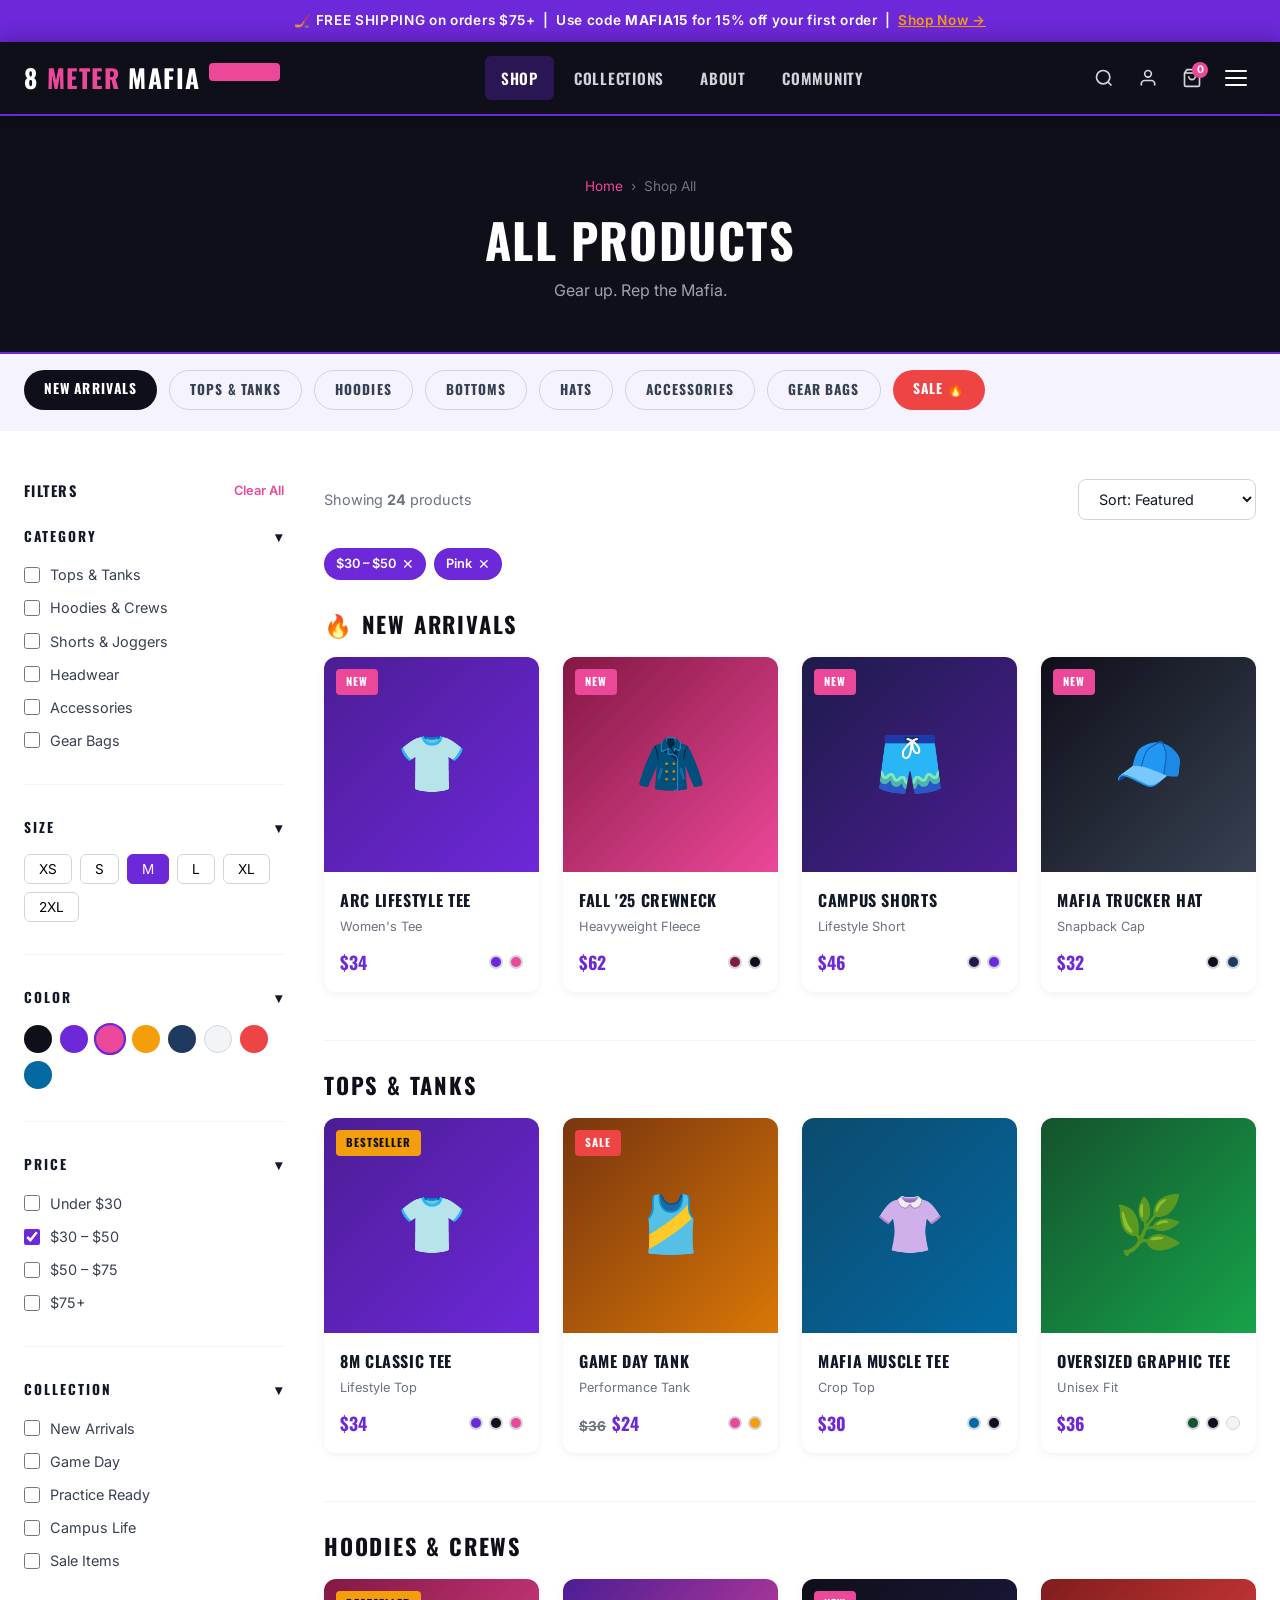
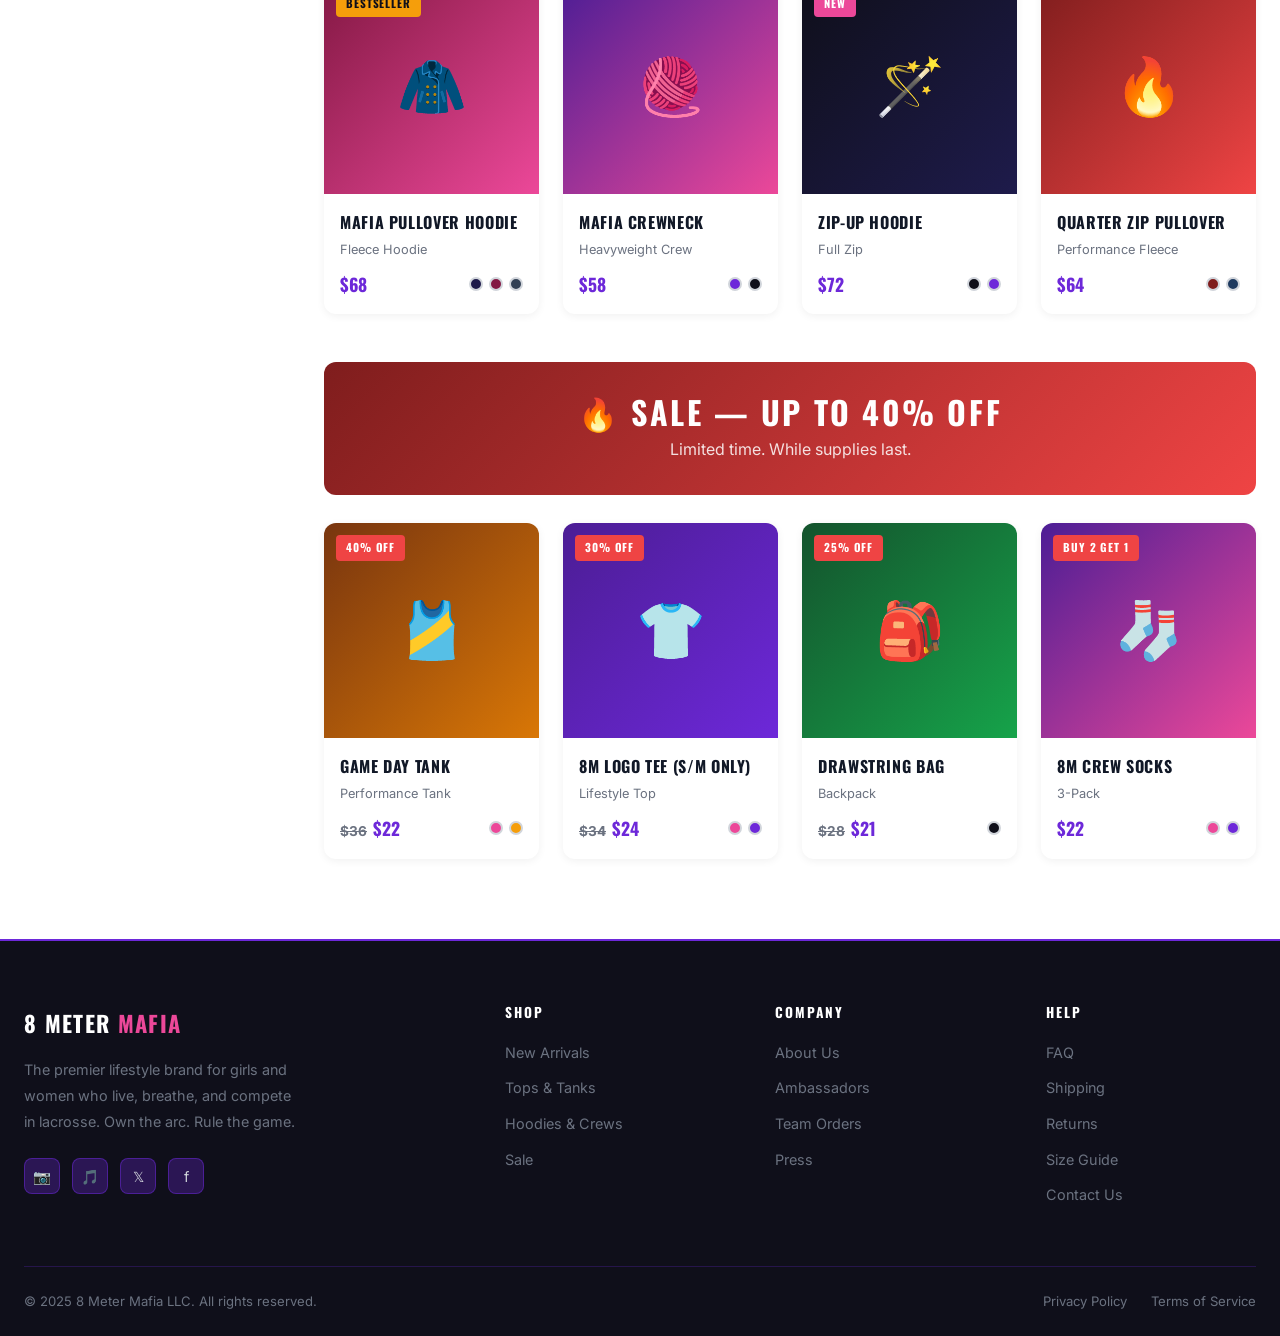
<file: shop.html>
<!DOCTYPE html>
<html lang="en">
<head>
  <meta charset="UTF-8" />
  <meta name="viewport" content="width=device-width, initial-scale=1.0" />
  <title>Shop | 8 Meter Mafia</title>
  <meta name="description" content="Shop all 8 Meter Mafia apparel — tees, hoodies, shorts, hats and gear for girls and women who play lacrosse." />
  <link rel="preconnect" href="https://fonts.googleapis.com" />
  <link rel="preconnect" href="https://fonts.gstatic.com" crossorigin />
  <link href="https://fonts.googleapis.com/css2?family=Oswald:wght@400;500;600;700&family=Inter:wght@400;500;600;700&display=swap" rel="stylesheet" />
  <link rel="stylesheet" href="css/style.css" />
  <style>
    /* Shop-specific styles */
    .shop-hero {
      background: var(--navy);
      padding: 60px 0 48px;
      text-align: center;
      border-bottom: 2px solid var(--purple);
    }
    .shop-hero h1 { color: var(--white); font-size: clamp(2rem,5vw,3.5rem); }
    .shop-hero p  { color: var(--gray-300); margin-top: 10px; }
    .breadcrumb {
      display: flex;
      align-items: center;
      gap: 8px;
      justify-content: center;
      font-size: 0.85rem;
      color: var(--gray-500);
      margin-bottom: 16px;
    }
    .breadcrumb a { color: var(--pink); }
    .breadcrumb span { color: var(--gray-500); }

    .shop-layout {
      display: grid;
      grid-template-columns: 260px 1fr;
      gap: 40px;
      padding: 48px 0 80px;
      align-items: start;
    }
    .shop-sidebar {
      position: sticky;
      top: 90px;
    }
    .filter-group {
      margin-bottom: 32px;
      padding-bottom: 32px;
      border-bottom: 1px solid var(--gray-100);
    }
    .filter-group:last-child { border-bottom: none; }
    .filter-title {
      font-family: var(--font-head);
      font-size: 0.85rem;
      font-weight: 700;
      letter-spacing: 0.15em;
      text-transform: uppercase;
      color: var(--dark);
      margin-bottom: 16px;
      display: flex;
      align-items: center;
      justify-content: space-between;
      cursor: pointer;
    }
    .filter-options { display: flex; flex-direction: column; gap: 10px; }
    .filter-option {
      display: flex;
      align-items: center;
      gap: 10px;
      cursor: pointer;
      font-size: 0.9rem;
      color: var(--gray-700);
    }
    .filter-option input[type="checkbox"] {
      width: 16px;
      height: 16px;
      accent-color: var(--purple);
    }
    .filter-option:hover { color: var(--purple); }
    .filter-color-dots { display: flex; flex-wrap: wrap; gap: 8px; margin-top: 4px; }
    .filter-dot {
      width: 28px;
      height: 28px;
      border-radius: 50%;
      border: 2px solid transparent;
      cursor: pointer;
      transition: all 0.2s;
    }
    .filter-dot:hover, .filter-dot.active { border-color: var(--purple); transform: scale(1.15); }

    .shop-main {}
    .shop-toolbar {
      display: flex;
      align-items: center;
      justify-content: space-between;
      margin-bottom: 28px;
      flex-wrap: wrap;
      gap: 12px;
    }
    .results-count { font-size: 0.9rem; color: var(--gray-500); }
    .sort-select {
      padding: 10px 16px;
      border: 1px solid var(--gray-300);
      border-radius: 8px;
      font-family: var(--font-body);
      font-size: 0.9rem;
      color: var(--dark);
      background: white;
      outline: none;
      cursor: pointer;
    }
    .sort-select:focus { border-color: var(--purple); }

    .filter-tags {
      display: flex;
      flex-wrap: wrap;
      gap: 8px;
      margin-bottom: 24px;
    }
    .filter-tag {
      display: inline-flex;
      align-items: center;
      gap: 6px;
      padding: 6px 12px;
      background: var(--purple);
      color: white;
      border-radius: 100px;
      font-size: 0.8rem;
      font-weight: 600;
    }
    .filter-tag button { background: none; color: white; font-size: 0.9rem; line-height: 1; }

    @media (max-width: 900px) {
      .shop-layout { grid-template-columns: 1fr; }
      .shop-sidebar { position: static; }
    }
  </style>
</head>
<body>

  <!-- ANNOUNCEMENT BAR -->
  <div class="announcement-bar">
    🏒 FREE SHIPPING on orders $75+ &nbsp;|&nbsp; Use code <strong>MAFIA15</strong> for 15% off your first order &nbsp;|&nbsp; <a href="shop.html">Shop Now →</a>
  </div>

  <!-- HEADER -->
  <header class="site-header">
    <div class="container">
      <nav class="nav-inner">
        <div class="nav-logo">
          <a href="index.html">
            8<span> Meter</span> Mafia
            <span class="logo-badge">Women's Lax</span>
          </a>
        </div>
        <ul class="nav-links">
          <li>
            <a href="shop.html" class="active">Shop</a>
            <div class="dropdown">
              <a href="#tops">Tops &amp; Tanks</a>
              <a href="#bottoms">Shorts &amp; Joggers</a>
              <a href="#hoodies">Hoodies &amp; Crews</a>
              <a href="#hats">Headwear</a>
              <a href="#accessories">Accessories</a>
              <a href="#gear">Gear Bags</a>
            </div>
          </li>
          <li>
            <a href="#collections">Collections</a>
            <div class="dropdown">
              <a href="#new">New Arrivals</a>
              <a href="#gameday">Game Day</a>
              <a href="#practice">Practice Ready</a>
              <a href="#campus">Campus Life</a>
              <a href="#sale">Sale</a>
            </div>
          </li>
          <li><a href="about.html">About</a></li>
          <li><a href="about.html#community">Community</a></li>
        </ul>
        <div class="nav-actions">
          <button aria-label="Search">
            <svg width="20" height="20" fill="none" stroke="currentColor" stroke-width="2" viewBox="0 0 24 24"><circle cx="11" cy="11" r="8"/><path d="m21 21-4.35-4.35"/></svg>
          </button>
          <a href="#" aria-label="Account">
            <svg width="20" height="20" fill="none" stroke="currentColor" stroke-width="2" viewBox="0 0 24 24"><path d="M20 21v-2a4 4 0 0 0-4-4H8a4 4 0 0 0-4 4v2"/><circle cx="12" cy="7" r="4"/></svg>
          </a>
          <button data-cart-open aria-label="Cart">
            <svg width="20" height="20" fill="none" stroke="currentColor" stroke-width="2" viewBox="0 0 24 24"><path d="M6 2 3 6v14a2 2 0 0 0 2 2h14a2 2 0 0 0 2-2V6l-3-4z"/><line x1="3" y1="6" x2="21" y2="6"/><path d="M16 10a4 4 0 0 1-8 0"/></svg>
            <span class="cart-count">0</span>
          </button>
          <button class="hamburger" id="hamburger" aria-label="Menu">
            <span></span><span></span><span></span>
          </button>
        </div>
      </nav>
    </div>
  </header>

  <!-- MOBILE NAV -->
  <div class="mobile-nav" id="mobileNav">
    <div class="mobile-nav-backdrop" id="mobileBackdrop"></div>
    <div class="mobile-nav-drawer">
      <div class="mobile-nav-header">
        <a href="index.html" style="font-family:'Oswald',sans-serif;font-size:1.2rem;color:#fff;letter-spacing:.06em;text-transform:uppercase;">8 Meter Mafia</a>
        <button class="mobile-nav-close" id="mobileClose">✕</button>
      </div>
      <nav class="mobile-nav-links">
        <a href="shop.html">Shop All</a>
        <a href="#tops">Tops &amp; Tanks</a>
        <a href="#bottoms">Shorts &amp; Joggers</a>
        <a href="#hoodies">Hoodies &amp; Crews</a>
        <a href="#hats">Headwear</a>
        <a href="#accessories">Accessories</a>
        <a href="#new">New Arrivals</a>
        <a href="#sale">Sale</a>
        <a href="about.html">About Us</a>
      </nav>
    </div>
  </div>

  <!-- CART DRAWER -->
  <div class="cart-drawer" id="cartDrawer">
    <div class="cart-backdrop" id="cartBackdrop"></div>
    <div class="cart-panel">
      <div class="cart-header">
        <h3>Your Cart (0)</h3>
        <button class="cart-close" id="cartClose">✕</button>
      </div>
      <div class="cart-body">
        <div class="cart-empty">
          <div class="cart-empty-icon">🥍</div>
          <p>Your cart is empty.<br>Time to gear up!</p>
          <a href="shop.html" class="btn btn-primary">Shop Now</a>
        </div>
      </div>
      <div class="cart-footer">
        <div style="display:flex;justify-content:space-between;font-weight:700;margin-bottom:16px;font-size:1.1rem;"><span>Subtotal</span><span>$0.00</span></div>
        <a href="#" class="btn btn-dark">Checkout</a>
      </div>
    </div>
  </div>

  <!-- SHOP HERO -->
  <section class="shop-hero">
    <div class="container">
      <div class="breadcrumb">
        <a href="index.html">Home</a>
        <span>›</span>
        <span>Shop All</span>
      </div>
      <h1 class="section-title" style="color:white;font-size:clamp(2rem,5vw,3rem);">All Products</h1>
      <p style="color:#9ca3af;margin-top:10px;">Gear up. Rep the Mafia.</p>
    </div>
  </section>

  <!-- COLLECTIONS ROW -->
  <div style="background:var(--off-white);border-bottom:1px solid var(--gray-100);padding:16px 0;" id="collections">
    <div class="container">
      <div style="display:flex;gap:12px;overflow-x:auto;padding-bottom:4px;">
        <a href="#new"        style="white-space:nowrap;padding:8px 20px;border-radius:100px;background:var(--navy);color:white;font-family:'Oswald',sans-serif;font-size:.85rem;font-weight:700;letter-spacing:.08em;text-transform:uppercase;transition:.2s;">New Arrivals</a>
        <a href="#tops"       style="white-space:nowrap;padding:8px 20px;border-radius:100px;border:1px solid var(--gray-300);color:var(--gray-700);font-family:'Oswald',sans-serif;font-size:.85rem;font-weight:700;letter-spacing:.08em;text-transform:uppercase;transition:.2s;">Tops &amp; Tanks</a>
        <a href="#hoodies"    style="white-space:nowrap;padding:8px 20px;border-radius:100px;border:1px solid var(--gray-300);color:var(--gray-700);font-family:'Oswald',sans-serif;font-size:.85rem;font-weight:700;letter-spacing:.08em;text-transform:uppercase;transition:.2s;">Hoodies</a>
        <a href="#bottoms"    style="white-space:nowrap;padding:8px 20px;border-radius:100px;border:1px solid var(--gray-300);color:var(--gray-700);font-family:'Oswald',sans-serif;font-size:.85rem;font-weight:700;letter-spacing:.08em;text-transform:uppercase;transition:.2s;">Bottoms</a>
        <a href="#hats"       style="white-space:nowrap;padding:8px 20px;border-radius:100px;border:1px solid var(--gray-300);color:var(--gray-700);font-family:'Oswald',sans-serif;font-size:.85rem;font-weight:700;letter-spacing:.08em;text-transform:uppercase;transition:.2s;">Hats</a>
        <a href="#accessories"style="white-space:nowrap;padding:8px 20px;border-radius:100px;border:1px solid var(--gray-300);color:var(--gray-700);font-family:'Oswald',sans-serif;font-size:.85rem;font-weight:700;letter-spacing:.08em;text-transform:uppercase;transition:.2s;">Accessories</a>
        <a href="#gear"       style="white-space:nowrap;padding:8px 20px;border-radius:100px;border:1px solid var(--gray-300);color:var(--gray-700);font-family:'Oswald',sans-serif;font-size:.85rem;font-weight:700;letter-spacing:.08em;text-transform:uppercase;transition:.2s;">Gear Bags</a>
        <a href="#sale"       style="white-space:nowrap;padding:8px 20px;border-radius:100px;background:#ef4444;color:white;font-family:'Oswald',sans-serif;font-size:.85rem;font-weight:700;letter-spacing:.08em;text-transform:uppercase;transition:.2s;">Sale 🔥</a>
      </div>
    </div>
  </div>

  <!-- SHOP LAYOUT -->
  <div class="container">
    <div class="shop-layout">

      <!-- SIDEBAR FILTERS -->
      <aside class="shop-sidebar">

        <div style="display:flex;align-items:center;justify-content:space-between;margin-bottom:24px;">
          <span style="font-family:'Oswald',sans-serif;font-weight:700;letter-spacing:.1em;text-transform:uppercase;font-size:.9rem;">Filters</span>
          <button style="font-size:.8rem;color:var(--pink);font-weight:600;">Clear All</button>
        </div>

        <div class="filter-group">
          <div class="filter-title">Category <span>▾</span></div>
          <div class="filter-options">
            <label class="filter-option"><input type="checkbox" /> Tops &amp; Tanks</label>
            <label class="filter-option"><input type="checkbox" /> Hoodies &amp; Crews</label>
            <label class="filter-option"><input type="checkbox" /> Shorts &amp; Joggers</label>
            <label class="filter-option"><input type="checkbox" /> Headwear</label>
            <label class="filter-option"><input type="checkbox" /> Accessories</label>
            <label class="filter-option"><input type="checkbox" /> Gear Bags</label>
          </div>
        </div>

        <div class="filter-group">
          <div class="filter-title">Size <span>▾</span></div>
          <div style="display:flex;flex-wrap:wrap;gap:8px;margin-top:4px;">
            <button style="padding:6px 14px;border:1px solid var(--gray-300);border-radius:6px;font-size:.85rem;cursor:pointer;">XS</button>
            <button style="padding:6px 14px;border:1px solid var(--gray-300);border-radius:6px;font-size:.85rem;cursor:pointer;">S</button>
            <button style="padding:6px 14px;border:1px solid var(--purple);border-radius:6px;font-size:.85rem;cursor:pointer;background:var(--purple);color:white;">M</button>
            <button style="padding:6px 14px;border:1px solid var(--gray-300);border-radius:6px;font-size:.85rem;cursor:pointer;">L</button>
            <button style="padding:6px 14px;border:1px solid var(--gray-300);border-radius:6px;font-size:.85rem;cursor:pointer;">XL</button>
            <button style="padding:6px 14px;border:1px solid var(--gray-300);border-radius:6px;font-size:.85rem;cursor:pointer;">2XL</button>
          </div>
        </div>

        <div class="filter-group">
          <div class="filter-title">Color <span>▾</span></div>
          <div class="filter-color-dots">
            <div class="filter-dot" style="background:#0f0f1a;" title="Black"></div>
            <div class="filter-dot" style="background:#6d28d9;" title="Purple"></div>
            <div class="filter-dot active" style="background:#ec4899;" title="Pink"></div>
            <div class="filter-dot" style="background:#f59e0b;" title="Gold"></div>
            <div class="filter-dot" style="background:#1e3a5f;" title="Navy"></div>
            <div class="filter-dot" style="background:#f3f4f6;border:1px solid #d1d5db;" title="White"></div>
            <div class="filter-dot" style="background:#ef4444;" title="Red"></div>
            <div class="filter-dot" style="background:#0369a1;" title="Blue"></div>
          </div>
        </div>

        <div class="filter-group">
          <div class="filter-title">Price <span>▾</span></div>
          <div class="filter-options">
            <label class="filter-option"><input type="checkbox" /> Under $30</label>
            <label class="filter-option"><input type="checkbox" checked /> $30 – $50</label>
            <label class="filter-option"><input type="checkbox" /> $50 – $75</label>
            <label class="filter-option"><input type="checkbox" /> $75+</label>
          </div>
        </div>

        <div class="filter-group">
          <div class="filter-title">Collection <span>▾</span></div>
          <div class="filter-options">
            <label class="filter-option"><input type="checkbox" /> New Arrivals</label>
            <label class="filter-option"><input type="checkbox" /> Game Day</label>
            <label class="filter-option"><input type="checkbox" /> Practice Ready</label>
            <label class="filter-option"><input type="checkbox" /> Campus Life</label>
            <label class="filter-option"><input type="checkbox" /> Sale Items</label>
          </div>
        </div>

      </aside>

      <!-- MAIN PRODUCT AREA -->
      <main class="shop-main">

        <div class="shop-toolbar">
          <span class="results-count">Showing <strong>24</strong> products</span>
          <select class="sort-select">
            <option>Sort: Featured</option>
            <option>Newest First</option>
            <option>Price: Low to High</option>
            <option>Price: High to Low</option>
            <option>Best Sellers</option>
            <option>Top Rated</option>
          </select>
        </div>

        <div class="filter-tags">
          <div class="filter-tag">$30 – $50 <button>✕</button></div>
          <div class="filter-tag">Pink <button>✕</button></div>
        </div>

        <!-- NEW ARRIVALS -->
        <h3 id="new" style="font-family:'Oswald',sans-serif;font-size:1.4rem;letter-spacing:.08em;text-transform:uppercase;color:var(--navy);margin:0 0 20px;padding-top:8px;">🔥 New Arrivals</h3>
        <div class="products-grid" style="margin-bottom:48px;">
          <div class="product-card"><div class="product-img-wrap"><div class="product-ph" style="background:linear-gradient(135deg,#4c1d95,#6d28d9)">👕</div><span class="badge badge-new">New</span><div class="product-quick">Quick Add</div></div><div class="product-info"><p class="product-name">Arc Lifestyle Tee</p><p class="product-type">Women's Tee</p><div class="product-footer"><span class="product-price">$34</span><div class="color-dots"><div class="dot" style="background:#6d28d9;"></div><div class="dot" style="background:#ec4899;"></div></div></div></div></div>
          <div class="product-card"><div class="product-img-wrap"><div class="product-ph" style="background:linear-gradient(135deg,#831843,#ec4899)">🧥</div><span class="badge badge-new">New</span><div class="product-quick">Quick Add</div></div><div class="product-info"><p class="product-name">Fall '25 Crewneck</p><p class="product-type">Heavyweight Fleece</p><div class="product-footer"><span class="product-price">$62</span><div class="color-dots"><div class="dot" style="background:#831843;"></div><div class="dot" style="background:#0f0f1a;"></div></div></div></div></div>
          <div class="product-card"><div class="product-img-wrap"><div class="product-ph" style="background:linear-gradient(135deg,#1e1b4b,#4c1d95)">🩳</div><span class="badge badge-new">New</span><div class="product-quick">Quick Add</div></div><div class="product-info"><p class="product-name">Campus Shorts</p><p class="product-type">Lifestyle Short</p><div class="product-footer"><span class="product-price">$46</span><div class="color-dots"><div class="dot" style="background:#1e1b4b;"></div><div class="dot" style="background:#6d28d9;"></div></div></div></div></div>
          <div class="product-card"><div class="product-img-wrap"><div class="product-ph" style="background:linear-gradient(135deg,#0f0f1a,#374151)">🧢</div><span class="badge badge-new">New</span><div class="product-quick">Quick Add</div></div><div class="product-info"><p class="product-name">Mafia Trucker Hat</p><p class="product-type">Snapback Cap</p><div class="product-footer"><span class="product-price">$32</span><div class="color-dots"><div class="dot" style="background:#0f0f1a;"></div><div class="dot" style="background:#1e3a5f;"></div></div></div></div></div>
        </div>

        <!-- TOPS -->
        <h3 id="tops" style="font-family:'Oswald',sans-serif;font-size:1.4rem;letter-spacing:.08em;text-transform:uppercase;color:var(--navy);margin:0 0 20px;border-top:1px solid var(--gray-100);padding-top:32px;">Tops &amp; Tanks</h3>
        <div class="products-grid" style="margin-bottom:48px;">
          <div class="product-card"><div class="product-img-wrap"><div class="product-ph" style="background:linear-gradient(135deg,#4c1d95,#6d28d9)">👕</div><span class="badge badge-hot">Bestseller</span><div class="product-quick">Quick Add</div></div><div class="product-info"><p class="product-name">8M Classic Tee</p><p class="product-type">Lifestyle Top</p><div class="product-footer"><span class="product-price">$34</span><div class="color-dots"><div class="dot" style="background:#6d28d9;"></div><div class="dot" style="background:#0f0f1a;"></div><div class="dot" style="background:#ec4899;"></div></div></div></div></div>
          <div class="product-card"><div class="product-img-wrap"><div class="product-ph" style="background:linear-gradient(135deg,#78350f,#d97706)">🎽</div><span class="badge badge-sale">Sale</span><div class="product-quick">Quick Add</div></div><div class="product-info"><p class="product-name">Game Day Tank</p><p class="product-type">Performance Tank</p><div class="product-footer"><span class="product-price"><span class="price-old">$36</span>$24</span><div class="color-dots"><div class="dot" style="background:#ec4899;"></div><div class="dot" style="background:#f59e0b;"></div></div></div></div></div>
          <div class="product-card"><div class="product-img-wrap"><div class="product-ph" style="background:linear-gradient(135deg,#0c4a6e,#0369a1)">👚</div><div class="product-quick">Quick Add</div></div><div class="product-info"><p class="product-name">Mafia Muscle Tee</p><p class="product-type">Crop Top</p><div class="product-footer"><span class="product-price">$30</span><div class="color-dots"><div class="dot" style="background:#0369a1;"></div><div class="dot" style="background:#0f0f1a;"></div></div></div></div></div>
          <div class="product-card"><div class="product-img-wrap"><div class="product-ph" style="background:linear-gradient(135deg,#14532d,#16a34a)">🌿</div><div class="product-quick">Quick Add</div></div><div class="product-info"><p class="product-name">Oversized Graphic Tee</p><p class="product-type">Unisex Fit</p><div class="product-footer"><span class="product-price">$36</span><div class="color-dots"><div class="dot" style="background:#14532d;"></div><div class="dot" style="background:#0f0f1a;"></div><div class="dot" style="background:#f3f4f6;border:1px solid #d1d5db;"></div></div></div></div></div>
        </div>

        <!-- HOODIES -->
        <h3 id="hoodies" style="font-family:'Oswald',sans-serif;font-size:1.4rem;letter-spacing:.08em;text-transform:uppercase;color:var(--navy);margin:0 0 20px;border-top:1px solid var(--gray-100);padding-top:32px;">Hoodies &amp; Crews</h3>
        <div class="products-grid" style="margin-bottom:48px;">
          <div class="product-card"><div class="product-img-wrap"><div class="product-ph" style="background:linear-gradient(135deg,#831843,#ec4899)">🧥</div><span class="badge badge-hot">Bestseller</span><div class="product-quick">Quick Add</div></div><div class="product-info"><p class="product-name">Mafia Pullover Hoodie</p><p class="product-type">Fleece Hoodie</p><div class="product-footer"><span class="product-price">$68</span><div class="color-dots"><div class="dot" style="background:#1e1b4b;"></div><div class="dot" style="background:#831843;"></div><div class="dot" style="background:#334155;"></div></div></div></div></div>
          <div class="product-card"><div class="product-img-wrap"><div class="product-ph" style="background:linear-gradient(135deg,#4c1d95,#ec4899)">🧶</div><div class="product-quick">Quick Add</div></div><div class="product-info"><p class="product-name">Mafia Crewneck</p><p class="product-type">Heavyweight Crew</p><div class="product-footer"><span class="product-price">$58</span><div class="color-dots"><div class="dot" style="background:#6d28d9;"></div><div class="dot" style="background:#0f0f1a;"></div></div></div></div></div>
          <div class="product-card"><div class="product-img-wrap"><div class="product-ph" style="background:linear-gradient(135deg,#0f0f1a,#1e1b4b)">🪄</div><span class="badge badge-new">New</span><div class="product-quick">Quick Add</div></div><div class="product-info"><p class="product-name">Zip-Up Hoodie</p><p class="product-type">Full Zip</p><div class="product-footer"><span class="product-price">$72</span><div class="color-dots"><div class="dot" style="background:#0f0f1a;"></div><div class="dot" style="background:#6d28d9;"></div></div></div></div></div>
          <div class="product-card"><div class="product-img-wrap"><div class="product-ph" style="background:linear-gradient(135deg,#7f1d1d,#ef4444)">🔥</div><div class="product-quick">Quick Add</div></div><div class="product-info"><p class="product-name">Quarter Zip Pullover</p><p class="product-type">Performance Fleece</p><div class="product-footer"><span class="product-price">$64</span><div class="color-dots"><div class="dot" style="background:#7f1d1d;"></div><div class="dot" style="background:#1e3a5f;"></div></div></div></div></div>
        </div>

        <!-- SALE -->
        <div id="sale" style="background:linear-gradient(135deg,#7f1d1d,#ef4444);border-radius:12px;padding:32px;text-align:center;margin-bottom:28px;">
          <h3 style="font-family:'Oswald',sans-serif;font-size:2rem;letter-spacing:.08em;text-transform:uppercase;color:white;margin-bottom:8px;">🔥 Sale — Up to 40% Off</h3>
          <p style="color:rgba(255,255,255,.85);">Limited time. While supplies last.</p>
        </div>
        <div class="products-grid">
          <div class="product-card"><div class="product-img-wrap"><div class="product-ph" style="background:linear-gradient(135deg,#78350f,#d97706)">🎽</div><span class="badge badge-sale">40% Off</span><div class="product-quick">Quick Add</div></div><div class="product-info"><p class="product-name">Game Day Tank</p><p class="product-type">Performance Tank</p><div class="product-footer"><span class="product-price"><span class="price-old">$36</span>$22</span><div class="color-dots"><div class="dot" style="background:#ec4899;"></div><div class="dot" style="background:#f59e0b;"></div></div></div></div></div>
          <div class="product-card"><div class="product-img-wrap"><div class="product-ph" style="background:linear-gradient(135deg,#4c1d95,#6d28d9)">👕</div><span class="badge badge-sale">30% Off</span><div class="product-quick">Quick Add</div></div><div class="product-info"><p class="product-name">8M Logo Tee (S/M only)</p><p class="product-type">Lifestyle Top</p><div class="product-footer"><span class="product-price"><span class="price-old">$34</span>$24</span><div class="color-dots"><div class="dot" style="background:#ec4899;"></div><div class="dot" style="background:#6d28d9;"></div></div></div></div></div>
          <div class="product-card"><div class="product-img-wrap"><div class="product-ph" style="background:linear-gradient(135deg,#14532d,#16a34a)">🎒</div><span class="badge badge-sale">25% Off</span><div class="product-quick">Quick Add</div></div><div class="product-info"><p class="product-name">Drawstring Bag</p><p class="product-type">Backpack</p><div class="product-footer"><span class="product-price"><span class="price-old">$28</span>$21</span><div class="color-dots"><div class="dot" style="background:#0f0f1a;"></div></div></div></div></div>
          <div class="product-card"><div class="product-img-wrap"><div class="product-ph" style="background:linear-gradient(135deg,#4c1d95,#ec4899)">🧦</div><span class="badge badge-sale">Buy 2 Get 1</span><div class="product-quick">Quick Add</div></div><div class="product-info"><p class="product-name">8M Crew Socks</p><p class="product-type">3-Pack</p><div class="product-footer"><span class="product-price">$22</span><div class="color-dots"><div class="dot" style="background:#ec4899;"></div><div class="dot" style="background:#6d28d9;"></div></div></div></div></div>
        </div>

      </main>
    </div>
  </div>

  <!-- FOOTER -->
  <footer class="site-footer">
    <div class="container">
      <div class="footer-top">
        <div class="footer-brand">
          <a href="index.html" style="font-family:'Oswald',sans-serif;font-size:1.4rem;font-weight:700;color:#fff;letter-spacing:.06em;text-transform:uppercase;">8 Meter <span style="color:#ec4899;">Mafia</span></a>
          <p>The premier lifestyle brand for girls and women who live, breathe, and compete in lacrosse. Own the arc. Rule the game.</p>
          <div class="footer-social">
            <a href="#" class="social-btn" title="Instagram">📷</a>
            <a href="#" class="social-btn" title="TikTok">🎵</a>
            <a href="#" class="social-btn" title="X">𝕏</a>
            <a href="#" class="social-btn" title="Facebook">f</a>
          </div>
        </div>
        <div class="footer-col">
          <h4>Shop</h4>
          <ul>
            <li><a href="#new">New Arrivals</a></li>
            <li><a href="#tops">Tops &amp; Tanks</a></li>
            <li><a href="#hoodies">Hoodies &amp; Crews</a></li>
            <li><a href="#sale">Sale</a></li>
          </ul>
        </div>
        <div class="footer-col">
          <h4>Company</h4>
          <ul>
            <li><a href="about.html">About Us</a></li>
            <li><a href="#">Ambassadors</a></li>
            <li><a href="#">Team Orders</a></li>
            <li><a href="#">Press</a></li>
          </ul>
        </div>
        <div class="footer-col">
          <h4>Help</h4>
          <ul>
            <li><a href="#">FAQ</a></li>
            <li><a href="#">Shipping</a></li>
            <li><a href="#">Returns</a></li>
            <li><a href="#">Size Guide</a></li>
            <li><a href="#">Contact Us</a></li>
          </ul>
        </div>
      </div>
      <div class="footer-bottom">
        <span>© 2025 8 Meter Mafia LLC. All rights reserved.</span>
        <div>
          <a href="#">Privacy Policy</a>
          <a href="#">Terms of Service</a>
        </div>
      </div>
    </div>
  </footer>

  <script src="js/main.js"></script>
</body>
</html>
</file>
<file: css/style.css>
/* ===========================
   8 METER MAFIA — MAIN STYLES
   =========================== */

/* --- RESET & BASE --- */
*, *::before, *::after { box-sizing: border-box; margin: 0; padding: 0; }

:root {
  --navy:    #0f0f1a;
  --purple:  #6d28d9;
  --pink:    #ec4899;
  --gold:    #f59e0b;
  --white:   #ffffff;
  --off-white: #f5f3ff;
  --gray-100: #f3f4f6;
  --gray-300: #d1d5db;
  --gray-500: #6b7280;
  --gray-700: #374151;
  --dark:    #111827;
  --font-head: 'Oswald', 'Arial Narrow', Arial, sans-serif;
  --font-body: 'Inter', 'Helvetica Neue', Arial, sans-serif;
  --max-w: 1280px;
  --radius: 8px;
  --transition: 0.25s ease;
}

html { scroll-behavior: smooth; }

body {
  font-family: var(--font-body);
  background: var(--white);
  color: var(--dark);
  line-height: 1.6;
  overflow-x: hidden;
}

img { max-width: 100%; display: block; }
a  { text-decoration: none; color: inherit; }
ul { list-style: none; }
button { cursor: pointer; border: none; background: none; font-family: inherit; }

.container { max-width: var(--max-w); margin: 0 auto; padding: 0 24px; }

/* --- TYPOGRAPHY --- */
h1, h2, h3, h4 {
  font-family: var(--font-head);
  line-height: 1.1;
  letter-spacing: 0.03em;
  text-transform: uppercase;
}

/* --- BUTTONS --- */
.btn {
  display: inline-block;
  padding: 14px 32px;
  font-family: var(--font-head);
  font-size: 1rem;
  font-weight: 700;
  letter-spacing: 0.08em;
  text-transform: uppercase;
  border-radius: var(--radius);
  transition: all var(--transition);
}
.btn-primary {
  background: var(--pink);
  color: var(--white);
  border: 2px solid var(--pink);
}
.btn-primary:hover { background: #db2777; border-color: #db2777; transform: translateY(-2px); box-shadow: 0 8px 24px rgba(236,72,153,0.4); }
.btn-outline {
  background: transparent;
  color: var(--white);
  border: 2px solid var(--white);
}
.btn-outline:hover { background: var(--white); color: var(--navy); transform: translateY(-2px); }
.btn-dark {
  background: var(--navy);
  color: var(--white);
  border: 2px solid var(--navy);
}
.btn-dark:hover { background: var(--purple); border-color: var(--purple); }

/* === ANNOUNCEMENT BAR === */
.announcement-bar {
  background: var(--purple);
  color: var(--white);
  text-align: center;
  padding: 10px 24px;
  font-size: 0.85rem;
  font-weight: 600;
  letter-spacing: 0.05em;
}
.announcement-bar a { text-decoration: underline; color: var(--gold); }

/* === HEADER / NAV === */
.site-header {
  position: sticky;
  top: 0;
  z-index: 1000;
  background: var(--navy);
  border-bottom: 2px solid var(--purple);
  box-shadow: 0 2px 20px rgba(0,0,0,0.4);
}
.nav-inner {
  display: flex;
  align-items: center;
  justify-content: space-between;
  height: 72px;
  gap: 24px;
}
.nav-logo a {
  font-family: var(--font-head);
  font-size: 1.6rem;
  font-weight: 700;
  color: var(--white);
  letter-spacing: 0.06em;
  text-transform: uppercase;
  display: flex;
  align-items: center;
  gap: 8px;
}
.nav-logo span { color: var(--pink); }
.logo-badge {
  background: var(--pink);
  color: var(--white);
  font-size: 0.55rem;
  padding: 2px 6px;
  border-radius: 4px;
  letter-spacing: 0.1em;
  align-self: flex-start;
  margin-top: 6px;
}
.nav-links {
  display: flex;
  gap: 4px;
  align-items: center;
}
.nav-links > li { position: relative; }
.nav-links > li > a {
  display: block;
  padding: 10px 16px;
  color: var(--gray-300);
  font-family: var(--font-head);
  font-weight: 600;
  font-size: 0.95rem;
  letter-spacing: 0.05em;
  text-transform: uppercase;
  transition: color var(--transition);
  border-radius: 6px;
}
.nav-links > li > a:hover,
.nav-links > li > a.active { color: var(--white); background: rgba(109,40,217,0.3); }

/* Dropdown */
.dropdown { display: none; position: absolute; top: 100%; left: 0; min-width: 200px; background: #1a1a2e; border: 1px solid var(--purple); border-radius: var(--radius); padding: 8px 0; z-index: 200; box-shadow: 0 12px 40px rgba(0,0,0,0.5); }
.dropdown a { display: block; padding: 10px 20px; color: var(--gray-300); font-size: 0.9rem; letter-spacing: 0.03em; transition: all var(--transition); }
.dropdown a:hover { color: var(--white); background: rgba(109,40,217,0.25); padding-left: 26px; }
.nav-links > li:hover .dropdown { display: block; }

.nav-actions {
  display: flex;
  align-items: center;
  gap: 4px;
}
.nav-actions button, .nav-actions a {
  color: var(--gray-300);
  width: 40px;
  height: 40px;
  display: flex;
  align-items: center;
  justify-content: center;
  border-radius: 8px;
  transition: all var(--transition);
  font-size: 1.1rem;
  position: relative;
}
.nav-actions button:hover, .nav-actions a:hover { color: var(--white); background: rgba(109,40,217,0.3); }
.cart-count {
  position: absolute;
  top: 4px;
  right: 4px;
  background: var(--pink);
  color: white;
  font-size: 0.65rem;
  font-weight: 700;
  width: 16px;
  height: 16px;
  border-radius: 50%;
  display: flex;
  align-items: center;
  justify-content: center;
}
.hamburger { display: none; flex-direction: column; gap: 5px; width: 40px; height: 40px; align-items: center; justify-content: center; }
.hamburger span { display: block; width: 22px; height: 2px; background: var(--white); border-radius: 2px; transition: all var(--transition); }

/* === HERO === */
.hero {
  position: relative;
  min-height: 90vh;
  display: flex;
  align-items: center;
  overflow: hidden;
  background: var(--navy);
}
.hero-bg {
  position: absolute;
  inset: 0;
  background: linear-gradient(135deg, #0f0f1a 0%, #1a0533 40%, #2d1259 70%, #0f0f1a 100%);
}
/* Decorative grid lines */
.hero-bg::before {
  content: '';
  position: absolute;
  inset: 0;
  background-image:
    linear-gradient(rgba(109,40,217,0.15) 1px, transparent 1px),
    linear-gradient(90deg, rgba(109,40,217,0.15) 1px, transparent 1px);
  background-size: 60px 60px;
}
/* Arc graphic */
.hero-arc {
  position: absolute;
  right: -100px;
  top: 50%;
  transform: translateY(-50%);
  width: 700px;
  height: 700px;
  border: 80px solid rgba(109,40,217,0.2);
  border-radius: 50%;
  pointer-events: none;
}
.hero-arc::after {
  content: '';
  position: absolute;
  inset: -40px;
  border: 3px solid rgba(236,72,153,0.3);
  border-radius: 50%;
  border-top-color: var(--pink);
  border-right-color: var(--pink);
}
.hero-glow {
  position: absolute;
  width: 500px;
  height: 500px;
  background: radial-gradient(circle, rgba(109,40,217,0.35) 0%, transparent 70%);
  right: 20%;
  top: 50%;
  transform: translate(50%, -50%);
  pointer-events: none;
}
.hero-content {
  position: relative;
  z-index: 10;
  max-width: 680px;
  padding: 80px 0;
}
.hero-eyebrow {
  display: inline-block;
  color: var(--pink);
  font-family: var(--font-head);
  font-size: 0.9rem;
  font-weight: 700;
  letter-spacing: 0.2em;
  text-transform: uppercase;
  margin-bottom: 16px;
  padding: 6px 14px;
  border: 1px solid var(--pink);
  border-radius: 4px;
}
.hero-title {
  font-size: clamp(3rem, 7vw, 6rem);
  color: var(--white);
  margin-bottom: 24px;
  line-height: 1;
}
.hero-title .accent { color: var(--pink); }
.hero-title .gold   { color: var(--gold);  }
.hero-subtitle {
  font-size: 1.15rem;
  color: var(--gray-300);
  margin-bottom: 36px;
  max-width: 480px;
  line-height: 1.7;
}
.hero-actions { display: flex; gap: 16px; flex-wrap: wrap; }

.hero-stats {
  position: absolute;
  bottom: 48px;
  left: 50%;
  transform: translateX(-50%);
  z-index: 10;
  display: flex;
  gap: 48px;
  color: var(--white);
}
.stat-item { text-align: center; }
.stat-num {
  display: block;
  font-family: var(--font-head);
  font-size: 2rem;
  font-weight: 700;
  color: var(--pink);
  line-height: 1;
}
.stat-label { font-size: 0.8rem; color: var(--gray-300); letter-spacing: 0.1em; text-transform: uppercase; margin-top: 4px; }

/* === MARQUEE / TICKER === */
.ticker {
  background: var(--pink);
  color: var(--white);
  padding: 12px 0;
  overflow: hidden;
  white-space: nowrap;
}
.ticker-inner {
  display: inline-flex;
  gap: 0;
  animation: ticker 25s linear infinite;
}
.ticker-item {
  display: inline-flex;
  align-items: center;
  gap: 16px;
  padding: 0 32px;
  font-family: var(--font-head);
  font-weight: 700;
  font-size: 0.9rem;
  letter-spacing: 0.12em;
  text-transform: uppercase;
}
.ticker-item::after { content: '✦'; margin-left: 16px; }
@keyframes ticker { 0% { transform: translateX(0); } 100% { transform: translateX(-50%); } }

/* === SECTION HEADER === */
.section-header { text-align: center; margin-bottom: 48px; }
.section-eyebrow {
  display: inline-block;
  color: var(--pink);
  font-family: var(--font-head);
  font-size: 0.8rem;
  font-weight: 700;
  letter-spacing: 0.2em;
  text-transform: uppercase;
  margin-bottom: 8px;
}
.section-title {
  font-size: clamp(2rem, 4vw, 3rem);
  color: var(--navy);
  margin-bottom: 12px;
}
.section-sub { color: var(--gray-500); max-width: 480px; margin: 0 auto; }

/* === CATEGORIES GRID === */
.categories { padding: 80px 0; background: var(--white); }
.cat-grid {
  display: grid;
  grid-template-columns: repeat(4, 1fr);
  gap: 20px;
}
.cat-card {
  position: relative;
  overflow: hidden;
  border-radius: 12px;
  aspect-ratio: 3/4;
  cursor: pointer;
}
.cat-card:first-child { grid-column: span 2; }
.cat-img {
  width: 100%;
  height: 100%;
  object-fit: cover;
  transition: transform 0.5s ease;
}
.cat-card:hover .cat-img { transform: scale(1.06); }
.cat-overlay {
  position: absolute;
  inset: 0;
  background: linear-gradient(to top, rgba(15,15,26,0.85) 0%, rgba(15,15,26,0.2) 60%, transparent 100%);
  transition: opacity var(--transition);
}
.cat-card:hover .cat-overlay { opacity: 0.9; }
.cat-info {
  position: absolute;
  bottom: 0;
  left: 0;
  right: 0;
  padding: 24px;
}
.cat-label {
  font-family: var(--font-head);
  font-size: 1.5rem;
  font-weight: 700;
  color: var(--white);
  letter-spacing: 0.06em;
  text-transform: uppercase;
  display: block;
  margin-bottom: 8px;
}
.cat-link {
  display: inline-flex;
  align-items: center;
  gap: 6px;
  color: var(--pink);
  font-family: var(--font-head);
  font-size: 0.85rem;
  font-weight: 600;
  letter-spacing: 0.1em;
  text-transform: uppercase;
  transition: gap var(--transition);
}
.cat-card:hover .cat-link { gap: 10px; }

/* Category placeholder images */
.cat-ph {
  width: 100%;
  height: 100%;
  display: flex;
  align-items: center;
  justify-content: center;
  font-size: 4rem;
}
.cat-ph-1 { background: linear-gradient(135deg, #1a0533, #6d28d9); }
.cat-ph-2 { background: linear-gradient(135deg, #0f0f1a, #ec4899); }
.cat-ph-3 { background: linear-gradient(135deg, #1e1b4b, #8b5cf6); }
.cat-ph-4 { background: linear-gradient(135deg, #0f0f1a, #4c1d95); }
.cat-ph-5 { background: linear-gradient(135deg, #831843, #ec4899); }

/* === PRODUCTS GRID === */
.featured-products { padding: 80px 0; background: var(--off-white); }
.products-grid {
  display: grid;
  grid-template-columns: repeat(4, 1fr);
  gap: 24px;
}
.product-card {
  background: var(--white);
  border-radius: 12px;
  overflow: hidden;
  transition: all var(--transition);
  box-shadow: 0 2px 8px rgba(0,0,0,0.06);
  cursor: pointer;
}
.product-card:hover { transform: translateY(-6px); box-shadow: 0 16px 40px rgba(109,40,217,0.2); }
.product-img-wrap {
  position: relative;
  aspect-ratio: 1;
  overflow: hidden;
}
.product-ph {
  width: 100%;
  height: 100%;
  display: flex;
  align-items: center;
  justify-content: center;
  font-size: 3.5rem;
}
.badge {
  position: absolute;
  top: 12px;
  left: 12px;
  padding: 4px 10px;
  border-radius: 4px;
  font-size: 0.7rem;
  font-weight: 700;
  letter-spacing: 0.08em;
  text-transform: uppercase;
  font-family: var(--font-head);
}
.badge-new  { background: var(--pink);   color: white; }
.badge-hot  { background: var(--gold);   color: var(--navy); }
.badge-sale { background: #ef4444;       color: white; }
.product-quick {
  position: absolute;
  bottom: 12px;
  left: 12px;
  right: 12px;
  background: var(--navy);
  color: var(--white);
  padding: 10px;
  text-align: center;
  border-radius: 6px;
  font-family: var(--font-head);
  font-size: 0.85rem;
  letter-spacing: 0.08em;
  text-transform: uppercase;
  font-weight: 700;
  opacity: 0;
  transform: translateY(8px);
  transition: all var(--transition);
}
.product-card:hover .product-quick { opacity: 1; transform: translateY(0); }
.product-info { padding: 16px; }
.product-name {
  font-family: var(--font-head);
  font-size: 1rem;
  font-weight: 700;
  letter-spacing: 0.04em;
  color: var(--dark);
  text-transform: uppercase;
  margin-bottom: 4px;
}
.product-type { font-size: 0.8rem; color: var(--gray-500); margin-bottom: 10px; }
.product-footer {
  display: flex;
  align-items: center;
  justify-content: space-between;
}
.product-price {
  font-family: var(--font-head);
  font-size: 1.1rem;
  font-weight: 700;
  color: var(--purple);
}
.price-old {
  font-family: var(--font-body);
  font-size: 0.85rem;
  color: var(--gray-500);
  text-decoration: line-through;
  margin-right: 6px;
}
.color-dots { display: flex; gap: 6px; }
.dot {
  width: 14px;
  height: 14px;
  border-radius: 50%;
  border: 2px solid var(--gray-300);
  cursor: pointer;
  transition: border-color var(--transition);
}
.dot:hover { border-color: var(--purple); }

/* === BRAND STORY === */
.brand-story {
  padding: 100px 0;
  background: var(--navy);
  position: relative;
  overflow: hidden;
}
.brand-story::before {
  content: '8M';
  position: absolute;
  font-family: var(--font-head);
  font-size: 22rem;
  font-weight: 900;
  color: rgba(109,40,217,0.08);
  right: -2%;
  top: 50%;
  transform: translateY(-50%);
  pointer-events: none;
  line-height: 1;
  letter-spacing: -0.05em;
}
.story-grid {
  display: grid;
  grid-template-columns: 1fr 1fr;
  gap: 80px;
  align-items: center;
}
.story-visual {
  position: relative;
}
.story-img-main {
  border-radius: 12px;
  overflow: hidden;
  aspect-ratio: 4/5;
}
.story-ph-main {
  width: 100%;
  height: 100%;
  min-height: 400px;
  background: linear-gradient(135deg, #4c1d95, #6d28d9);
  display: flex;
  align-items: center;
  justify-content: center;
  font-size: 6rem;
}
.story-img-accent {
  position: absolute;
  bottom: -24px;
  right: -24px;
  width: 200px;
  border-radius: 12px;
  overflow: hidden;
  border: 4px solid var(--pink);
}
.story-ph-accent {
  width: 100%;
  height: 160px;
  background: linear-gradient(135deg, #831843, #ec4899);
  display: flex;
  align-items: center;
  justify-content: center;
  font-size: 3rem;
}
.story-content { color: var(--white); }
.story-eyebrow {
  display: inline-block;
  color: var(--gold);
  font-family: var(--font-head);
  font-size: 0.8rem;
  font-weight: 700;
  letter-spacing: 0.2em;
  text-transform: uppercase;
  margin-bottom: 16px;
  padding: 5px 12px;
  border: 1px solid var(--gold);
  border-radius: 4px;
}
.story-title {
  font-size: clamp(2rem, 4vw, 3rem);
  color: var(--white);
  margin-bottom: 24px;
  line-height: 1.05;
}
.story-title .accent { color: var(--pink); }
.story-text { color: var(--gray-300); line-height: 1.8; margin-bottom: 16px; font-size: 1.05rem; }
.story-pillars {
  display: flex;
  gap: 24px;
  margin: 32px 0;
}
.pillar {
  flex: 1;
  text-align: center;
  padding: 16px;
  border: 1px solid rgba(109,40,217,0.4);
  border-radius: 8px;
}
.pillar-icon { font-size: 1.8rem; margin-bottom: 8px; }
.pillar-label {
  font-family: var(--font-head);
  font-size: 0.9rem;
  color: var(--pink);
  letter-spacing: 0.06em;
  text-transform: uppercase;
}

/* === REVIEWS === */
.reviews { padding: 80px 0; background: var(--white); }
.reviews-grid { display: grid; grid-template-columns: repeat(3, 1fr); gap: 24px; }
.review-card {
  padding: 28px;
  border-radius: 12px;
  border: 1px solid var(--gray-100);
  background: var(--white);
  box-shadow: 0 2px 12px rgba(0,0,0,0.05);
  transition: box-shadow var(--transition);
}
.review-card:hover { box-shadow: 0 8px 32px rgba(109,40,217,0.12); }
.stars { color: var(--gold); font-size: 1rem; margin-bottom: 12px; }
.review-text { color: var(--gray-700); line-height: 1.7; margin-bottom: 16px; font-style: italic; }
.reviewer {
  display: flex;
  align-items: center;
  gap: 12px;
}
.reviewer-avatar {
  width: 40px;
  height: 40px;
  border-radius: 50%;
  display: flex;
  align-items: center;
  justify-content: center;
  font-size: 1.1rem;
  font-weight: 700;
  color: white;
  flex-shrink: 0;
}
.reviewer-name { font-weight: 700; font-size: 0.9rem; color: var(--dark); }
.reviewer-location { font-size: 0.8rem; color: var(--gray-500); }

/* reviews aggregte */
.reviews-aggregate {
  display: flex;
  align-items: center;
  justify-content: center;
  gap: 48px;
  padding: 48px;
  background: var(--navy);
  border-radius: 16px;
  margin-bottom: 48px;
  flex-wrap: wrap;
}
.agg-num {
  font-family: var(--font-head);
  font-size: 4rem;
  color: var(--white);
  line-height: 1;
}
.agg-stars { font-size: 1.5rem; color: var(--gold); }
.agg-label { color: var(--gray-300); font-size: 0.9rem; margin-top: 4px; }
.agg-divider { width: 1px; height: 60px; background: rgba(255,255,255,0.15); }

/* === EMAIL SIGNUP === */
.email-signup {
  background: linear-gradient(135deg, #4c1d95 0%, #6d28d9 50%, #7c3aed 100%);
  padding: 80px 0;
  text-align: center;
  position: relative;
  overflow: hidden;
}
.email-signup::before {
  content: '';
  position: absolute;
  inset: 0;
  background-image: radial-gradient(circle at 80% 50%, rgba(236,72,153,0.3), transparent 50%);
}
.signup-content { position: relative; z-index: 1; }
.signup-title { font-size: clamp(2rem, 4vw, 3rem); color: var(--white); margin-bottom: 12px; }
.signup-sub { color: rgba(255,255,255,0.8); font-size: 1.1rem; margin-bottom: 32px; }
.signup-form {
  display: flex;
  max-width: 480px;
  margin: 0 auto;
  gap: 0;
  border-radius: 10px;
  overflow: hidden;
  box-shadow: 0 8px 32px rgba(0,0,0,0.3);
}
.signup-form input {
  flex: 1;
  padding: 16px 20px;
  font-size: 1rem;
  border: none;
  outline: none;
  font-family: var(--font-body);
  background: white;
  color: var(--dark);
}
.signup-form input::placeholder { color: var(--gray-500); }
.signup-form .btn {
  border-radius: 0;
  white-space: nowrap;
}
.signup-fine { margin-top: 16px; font-size: 0.78rem; color: rgba(255,255,255,0.6); }

/* === SOCIAL GRID === */
.social-section { padding: 80px 0; background: var(--white); }
.social-grid {
  display: grid;
  grid-template-columns: repeat(5, 1fr);
  gap: 4px;
}
.social-tile {
  aspect-ratio: 1;
  overflow: hidden;
  position: relative;
  cursor: pointer;
}
.social-tile-ph {
  width: 100%;
  height: 100%;
  display: flex;
  align-items: center;
  justify-content: center;
  font-size: 2rem;
  transition: transform 0.4s ease;
}
.social-tile:hover .social-tile-ph { transform: scale(1.08); }
.social-overlay {
  position: absolute;
  inset: 0;
  background: rgba(109,40,217,0.75);
  opacity: 0;
  display: flex;
  align-items: center;
  justify-content: center;
  transition: opacity var(--transition);
  color: white;
  font-size: 1.5rem;
}
.social-tile:hover .social-overlay { opacity: 1; }

/* === FOOTER === */
.site-footer {
  background: var(--navy);
  color: var(--gray-300);
  border-top: 2px solid var(--purple);
}
.footer-top {
  display: grid;
  grid-template-columns: 2fr 1fr 1fr 1fr;
  gap: 60px;
  padding: 64px 0 48px;
}
.footer-brand p { font-size: 0.9rem; line-height: 1.8; color: var(--gray-500); margin: 16px 0 24px; max-width: 280px; }
.footer-social { display: flex; gap: 12px; }
.social-btn {
  width: 36px;
  height: 36px;
  border-radius: 8px;
  background: rgba(109,40,217,0.3);
  color: var(--gray-300);
  display: flex;
  align-items: center;
  justify-content: center;
  font-size: 0.9rem;
  transition: all var(--transition);
  border: 1px solid rgba(109,40,217,0.5);
}
.social-btn:hover { background: var(--pink); color: white; border-color: var(--pink); }
.footer-col h4 {
  font-family: var(--font-head);
  font-size: 0.85rem;
  font-weight: 700;
  letter-spacing: 0.15em;
  text-transform: uppercase;
  color: var(--white);
  margin-bottom: 20px;
}
.footer-col ul li { margin-bottom: 10px; }
.footer-col ul li a { font-size: 0.9rem; color: var(--gray-500); transition: color var(--transition); }
.footer-col ul li a:hover { color: var(--pink); }
.footer-bottom {
  border-top: 1px solid rgba(109,40,217,0.25);
  padding: 24px 0;
  display: flex;
  align-items: center;
  justify-content: space-between;
  font-size: 0.82rem;
  color: var(--gray-500);
  flex-wrap: wrap;
  gap: 12px;
}
.footer-bottom a { color: var(--gray-500); margin-left: 20px; transition: color var(--transition); }
.footer-bottom a:hover { color: var(--pink); }

/* === MOBILE NAV DRAWER === */
.mobile-nav {
  display: none;
  position: fixed;
  inset: 0;
  z-index: 2000;
}
.mobile-nav.open { display: block; }
.mobile-nav-backdrop {
  position: absolute;
  inset: 0;
  background: rgba(0,0,0,0.7);
}
.mobile-nav-drawer {
  position: absolute;
  left: 0;
  top: 0;
  bottom: 0;
  width: min(320px, 85vw);
  background: var(--navy);
  padding: 24px;
  overflow-y: auto;
  border-right: 2px solid var(--purple);
  animation: slideIn 0.3s ease;
}
@keyframes slideIn { from { transform: translateX(-100%); } to { transform: translateX(0); } }
.mobile-nav-header {
  display: flex;
  align-items: center;
  justify-content: space-between;
  margin-bottom: 32px;
}
.mobile-nav-close {
  color: var(--gray-300);
  font-size: 1.4rem;
  width: 36px;
  height: 36px;
  display: flex;
  align-items: center;
  justify-content: center;
  border-radius: 6px;
  background: rgba(109,40,217,0.3);
}
.mobile-nav-links { display: flex; flex-direction: column; gap: 4px; }
.mobile-nav-links a {
  display: block;
  padding: 14px 16px;
  color: var(--gray-300);
  font-family: var(--font-head);
  font-weight: 600;
  font-size: 1.1rem;
  letter-spacing: 0.06em;
  text-transform: uppercase;
  border-radius: 8px;
  transition: all var(--transition);
  border-bottom: 1px solid rgba(109,40,217,0.15);
}
.mobile-nav-links a:hover { color: var(--white); background: rgba(109,40,217,0.3); }

/* === CART DRAWER === */
.cart-drawer {
  position: fixed;
  inset: 0;
  z-index: 2000;
  display: none;
}
.cart-drawer.open { display: block; }
.cart-backdrop { position: absolute; inset: 0; background: rgba(0,0,0,0.6); }
.cart-panel {
  position: absolute;
  right: 0; top: 0; bottom: 0;
  width: min(420px, 95vw);
  background: var(--white);
  display: flex;
  flex-direction: column;
  animation: slideInRight 0.3s ease;
}
@keyframes slideInRight { from { transform: translateX(100%); } to { transform: translateX(0); } }
.cart-header {
  padding: 24px;
  border-bottom: 1px solid var(--gray-100);
  display: flex;
  align-items: center;
  justify-content: space-between;
  background: var(--navy);
  color: white;
}
.cart-header h3 {
  font-family: var(--font-head);
  font-size: 1.2rem;
  letter-spacing: 0.06em;
}
.cart-close {
  color: var(--gray-300);
  font-size: 1.4rem;
  width: 36px; height: 36px;
  display: flex; align-items: center; justify-content: center;
  border-radius: 6px;
  background: rgba(109,40,217,0.3);
}
.cart-body {
  flex: 1;
  overflow-y: auto;
  padding: 24px;
  display: flex;
  align-items: center;
  justify-content: center;
  text-align: center;
  color: var(--gray-500);
}
.cart-empty-icon { font-size: 4rem; margin-bottom: 16px; }
.cart-empty p { font-size: 1rem; margin-bottom: 24px; }
.cart-footer {
  padding: 24px;
  border-top: 1px solid var(--gray-100);
}
.cart-footer .btn { width: 100%; text-align: center; display: block; }

/* === UTILITY === */
.section-cta { text-align: center; margin-top: 48px; }
.text-center { text-align: center; }
.mt-8 { margin-top: 32px; }

/* === RESPONSIVE === */
@media (max-width: 1024px) {
  .cat-grid { grid-template-columns: repeat(2, 1fr); }
  .cat-card:first-child { grid-column: span 1; }
  .products-grid { grid-template-columns: repeat(2, 1fr); }
  .story-grid { grid-template-columns: 1fr; gap: 48px; }
  .story-visual { max-width: 480px; margin: 0 auto; }
  .footer-top { grid-template-columns: 1fr 1fr; gap: 40px; }
  .footer-brand { grid-column: span 2; }
  .social-grid { grid-template-columns: repeat(4, 1fr); }
  .social-tile:last-child { display: none; }
}

@media (max-width: 768px) {
  .nav-links { display: none; }
  .hamburger { display: flex; }
  .hero-content { padding: 60px 0; }
  .hero-arc { display: none; }
  .hero-stats { position: static; transform: none; margin-top: 48px; flex-wrap: wrap; justify-content: center; gap: 24px; }
  .cat-grid { grid-template-columns: 1fr 1fr; gap: 12px; }
  .reviews-grid { grid-template-columns: 1fr; }
  .reviews-aggregate { gap: 24px; padding: 32px; }
  .agg-divider { display: none; }
  .footer-top { grid-template-columns: 1fr 1fr; gap: 32px; }
  .footer-brand { grid-column: span 2; }
  .social-grid { grid-template-columns: repeat(3, 1fr); }
}

@media (max-width: 480px) {
  .products-grid { grid-template-columns: 1fr 1fr; gap: 12px; }
  .cat-grid { grid-template-columns: 1fr; }
  .cat-card:first-child { grid-column: span 1; }
  .signup-form { flex-direction: column; border-radius: 10px; }
  .signup-form input { border-radius: 10px 10px 0 0; }
  .signup-form .btn { border-radius: 0 0 10px 10px; width: 100%; text-align: center; }
  .hero-stats { gap: 16px; }
  .footer-top { grid-template-columns: 1fr; }
  .footer-brand { grid-column: span 1; }
  .story-pillars { flex-direction: column; gap: 12px; }
}
</file>
